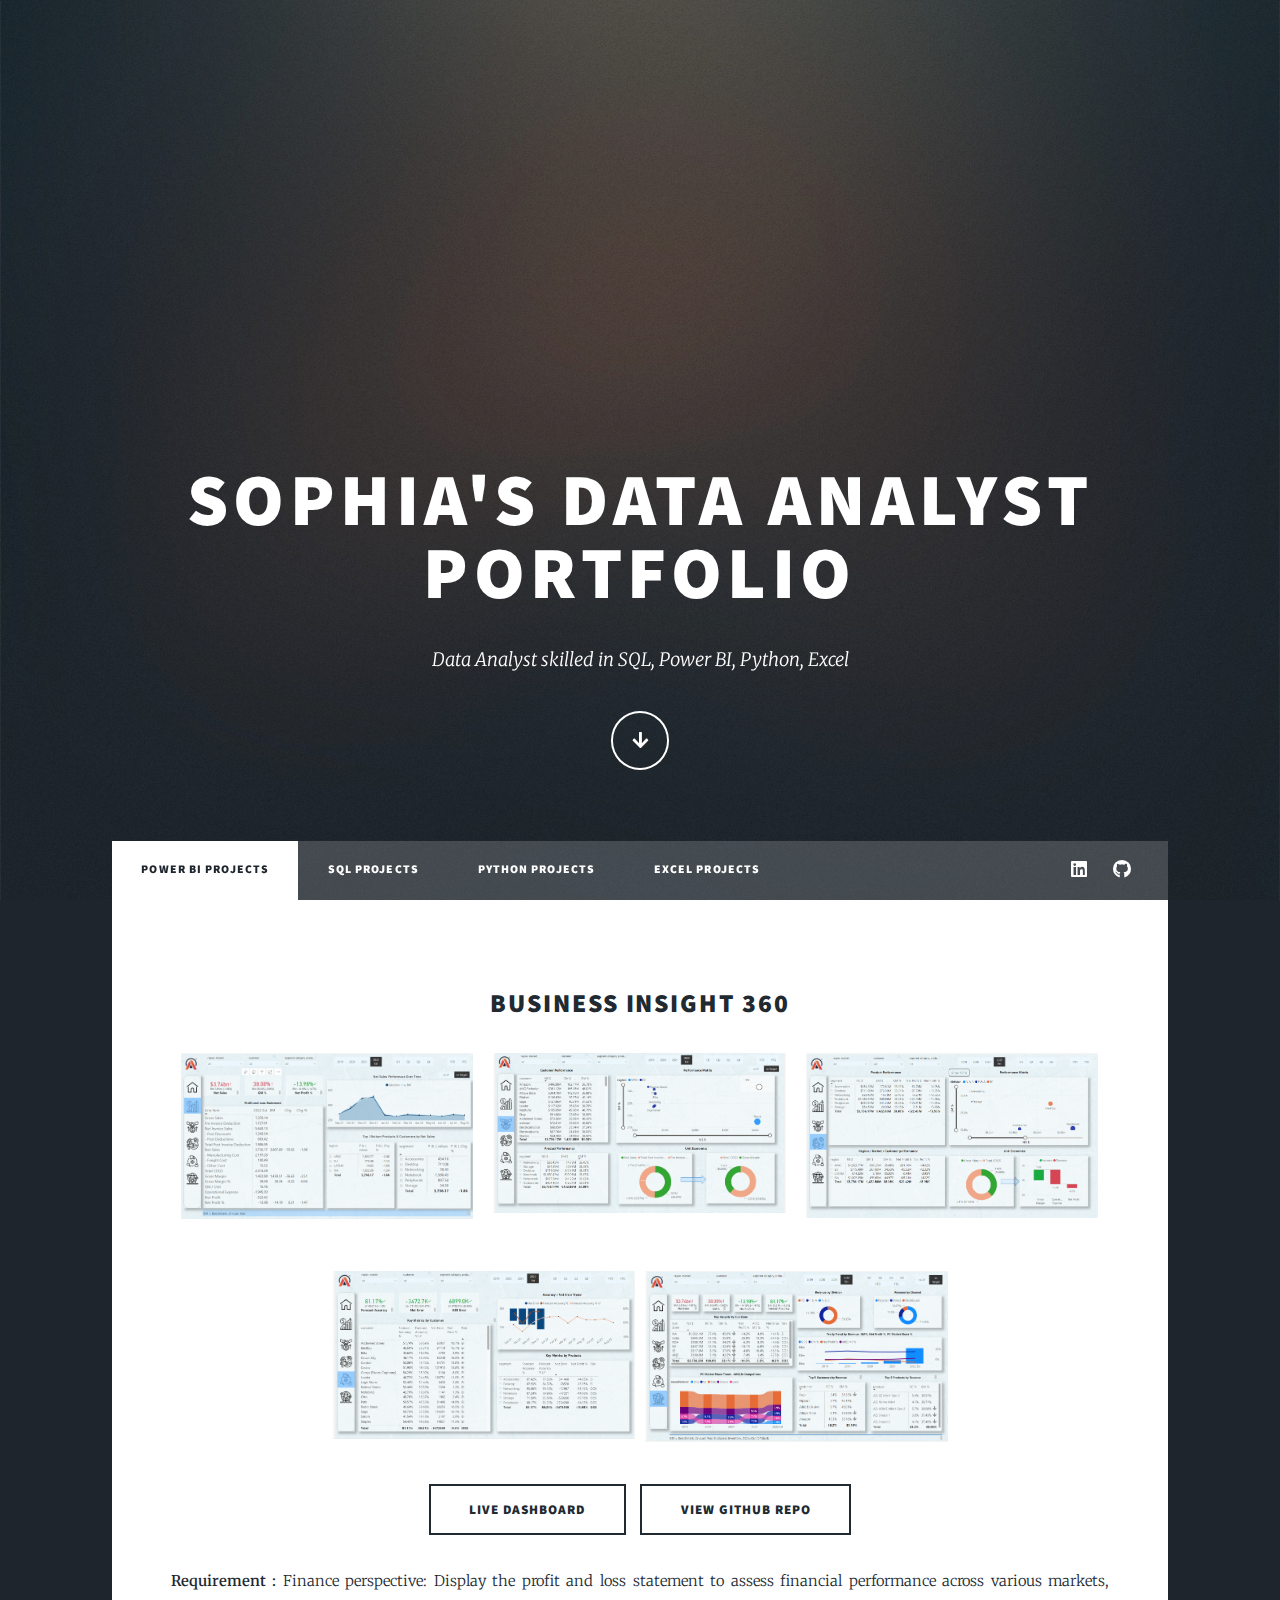
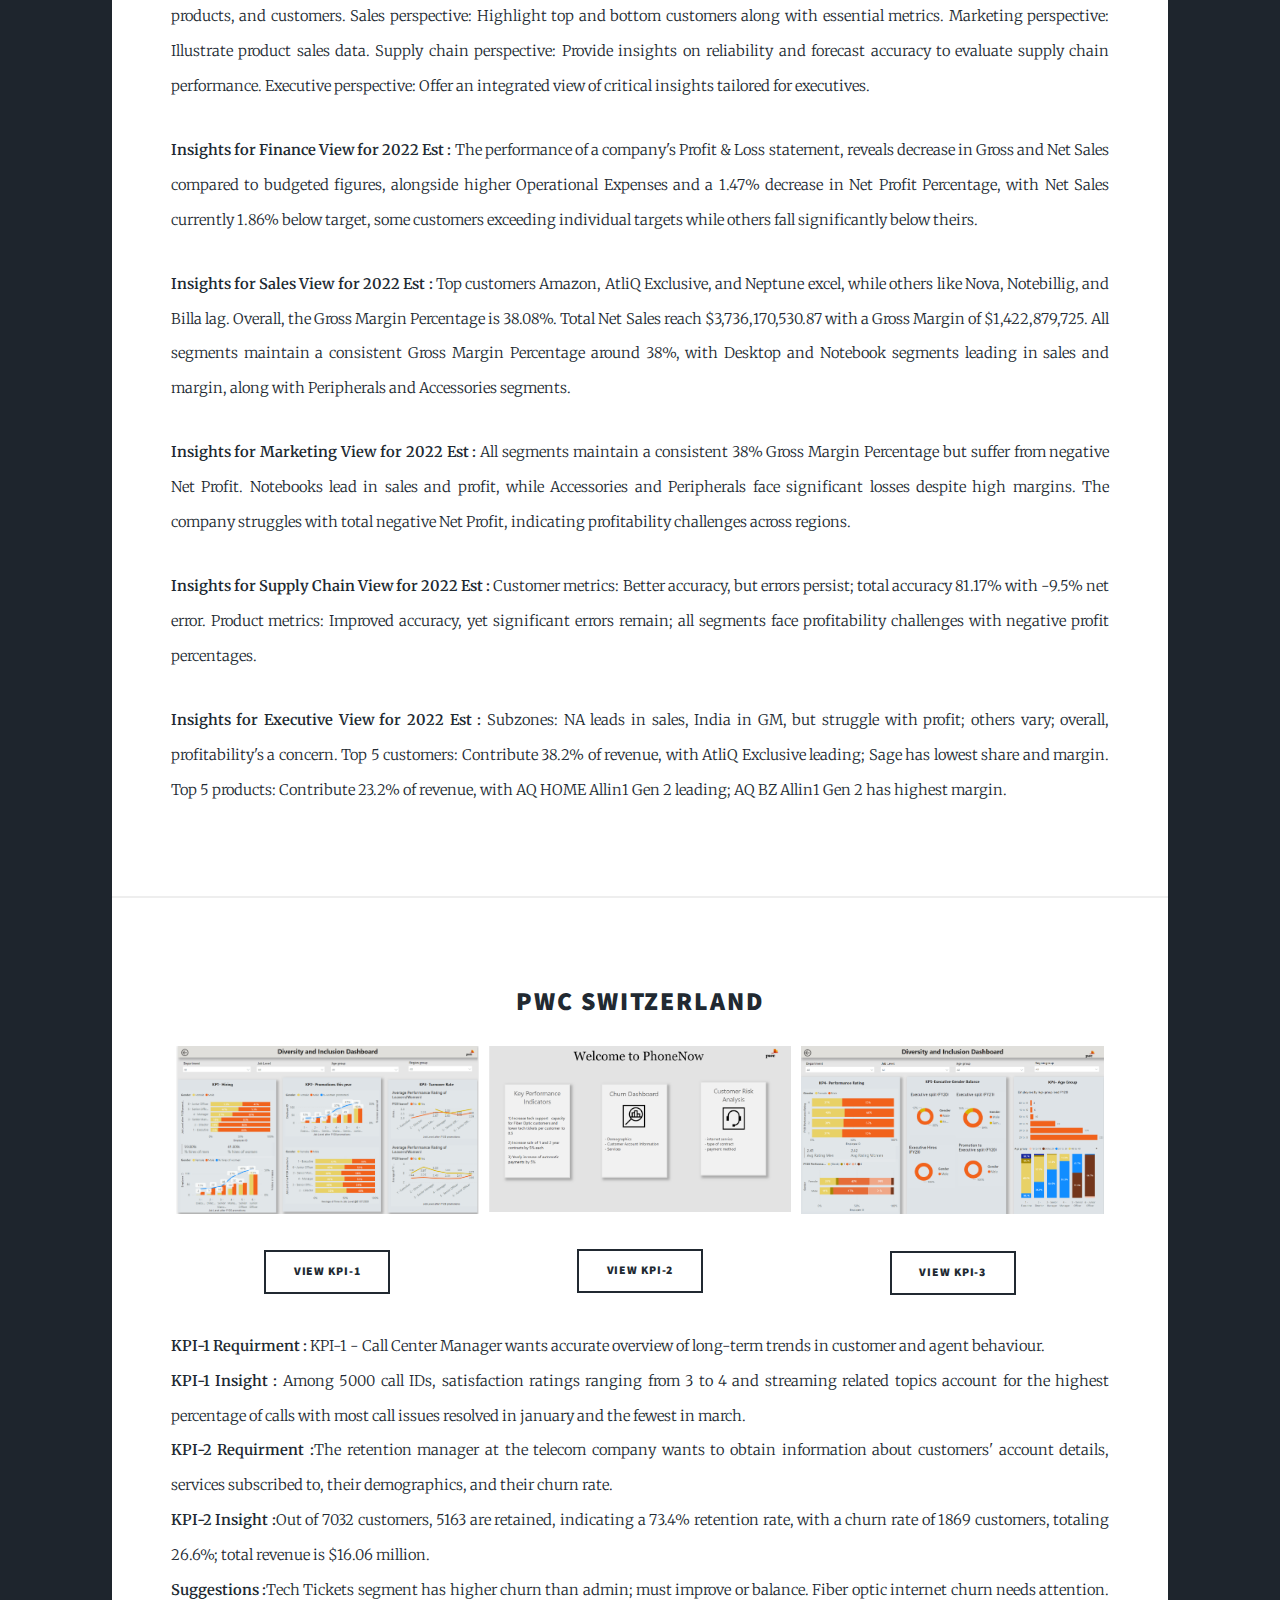
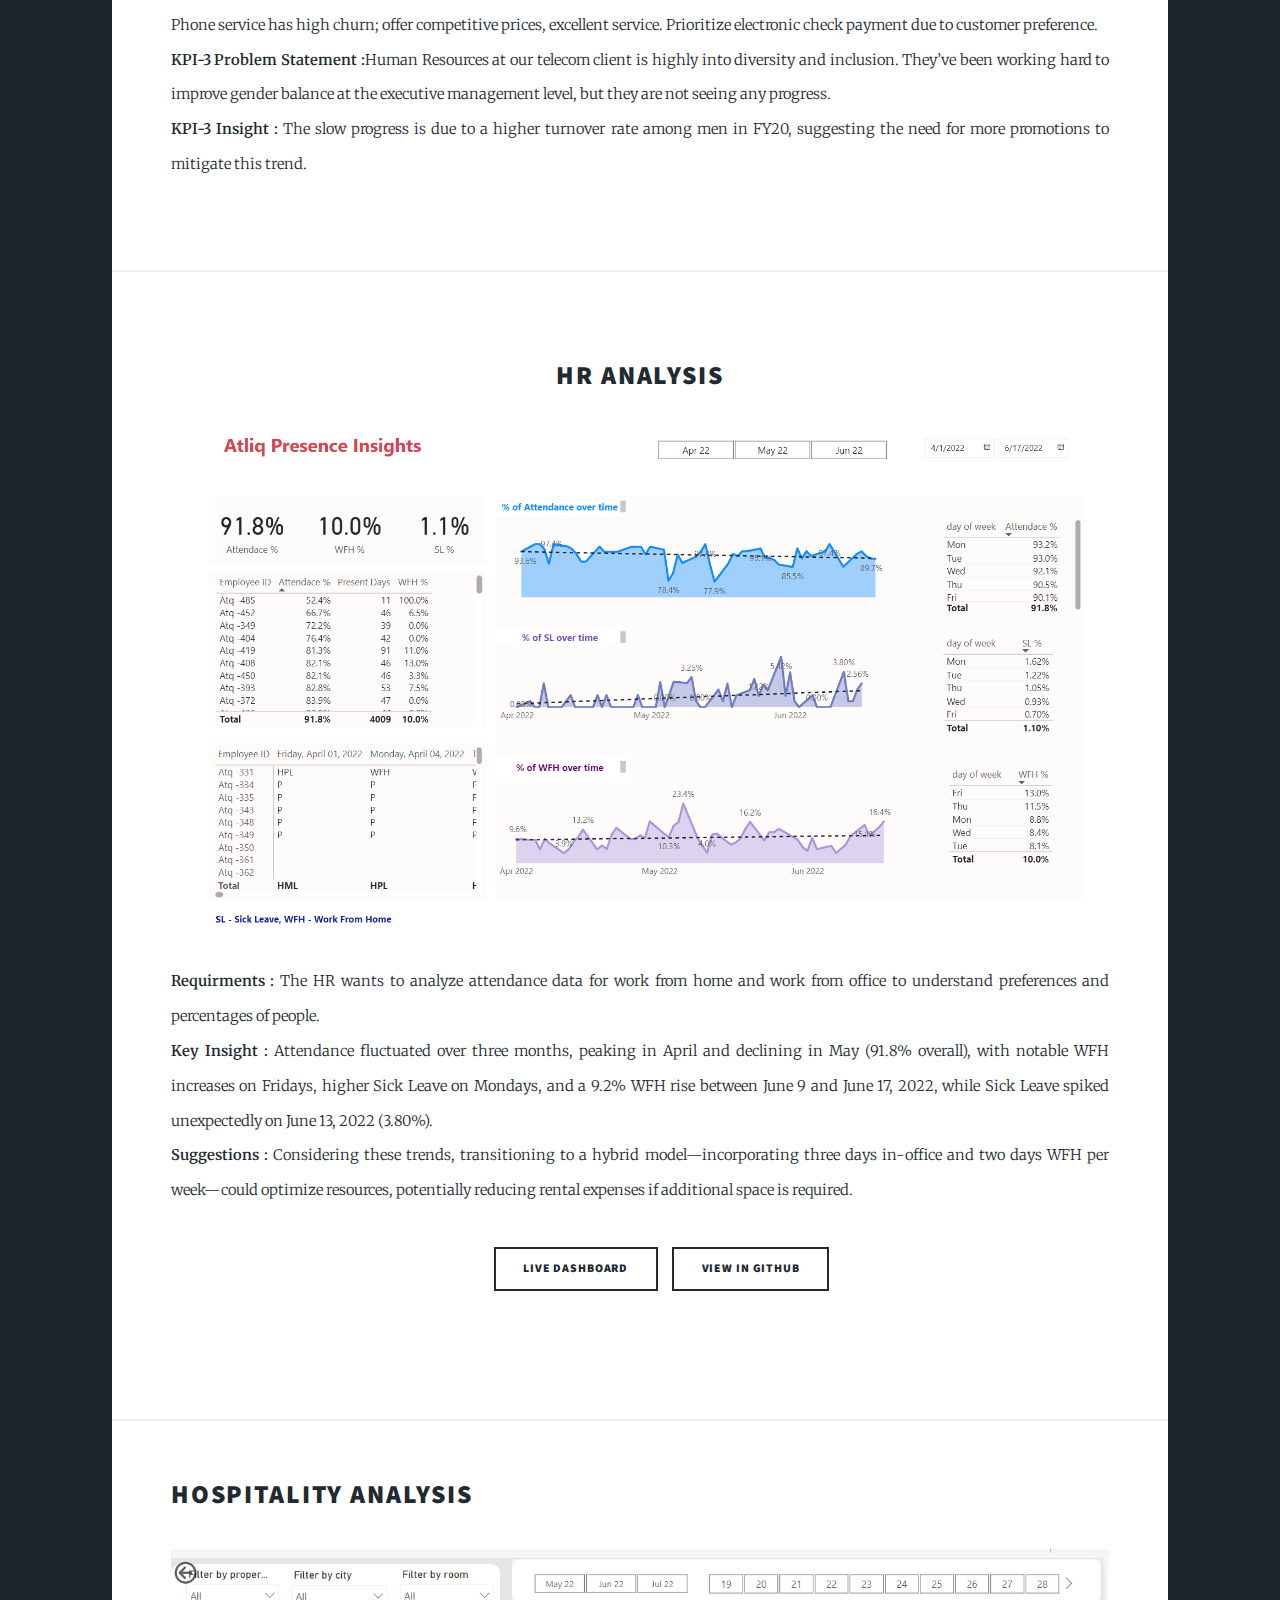
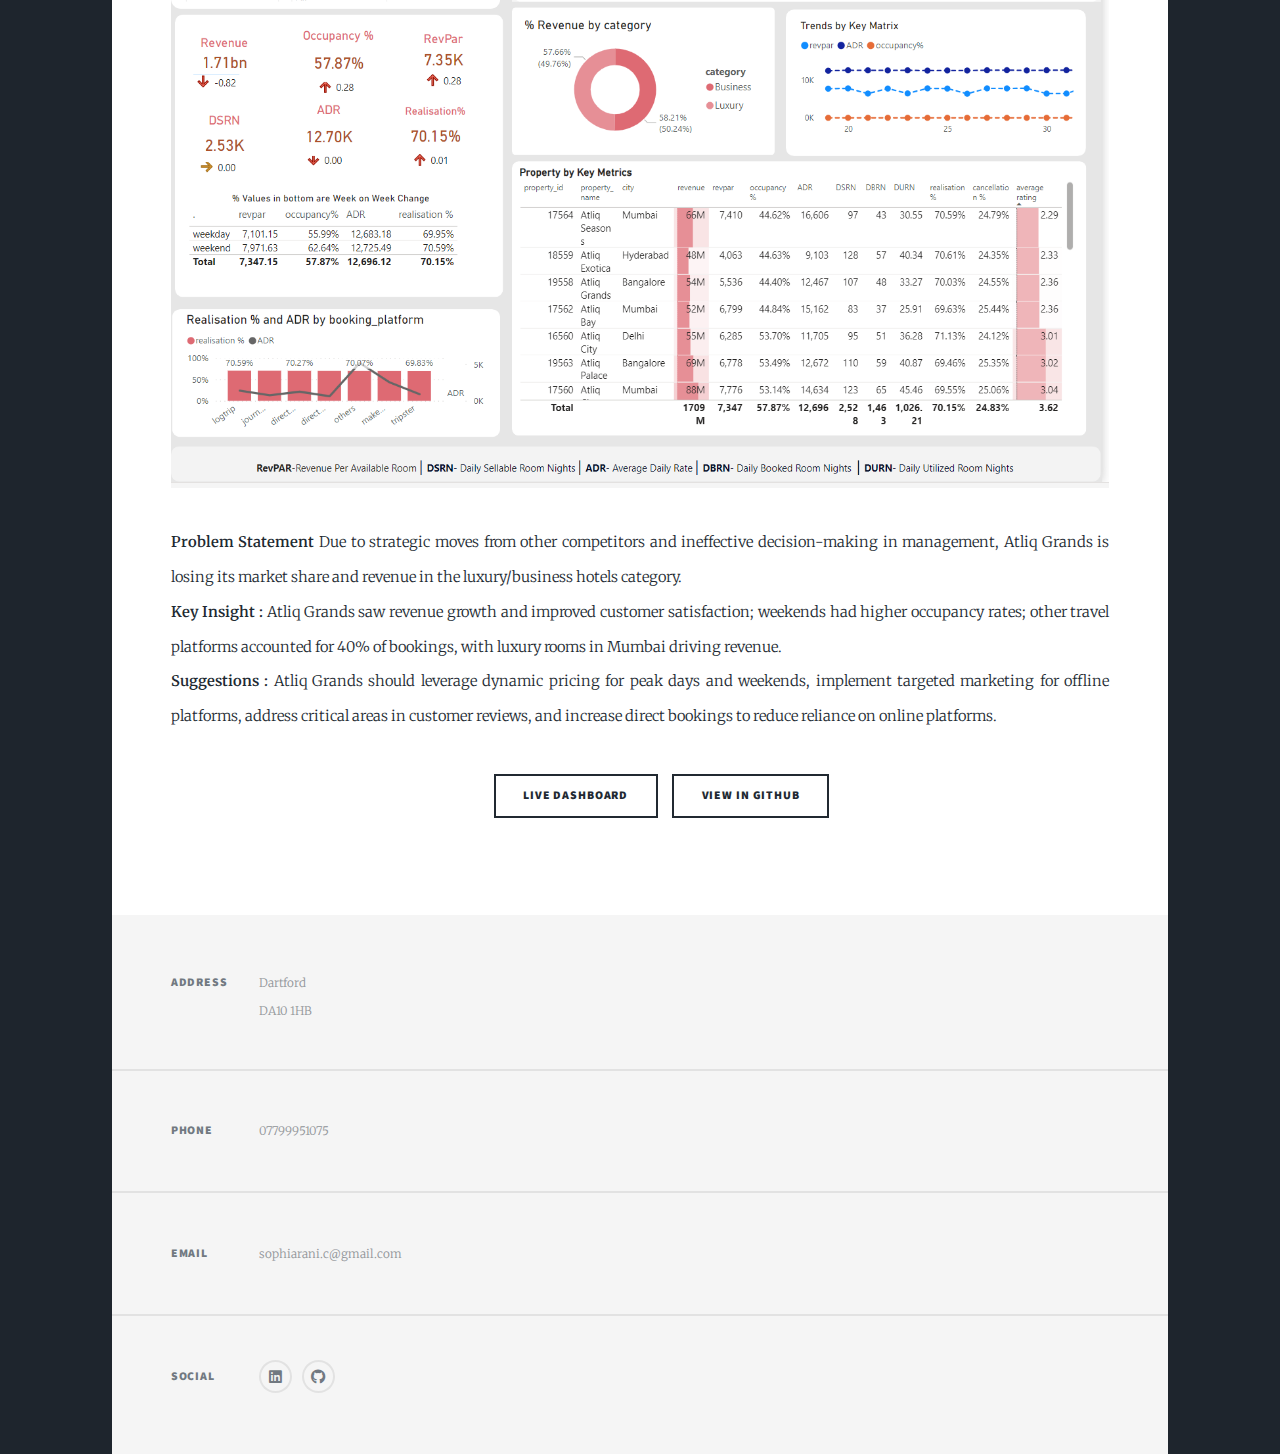
<file: index.html>
<!DOCTYPE HTML>
<!--
	Massively by HTML5 UP
	html5up.net | @ajlkn
	Free for personal and commercial use under the CCA 3.0 license (html5up.net/license)
-->
<html>
	<head>
		<title>Sophia's Data Analyst Portfolio</title>
		<meta charset="utf-8" />
		<meta name="viewport" content="width=device-width, initial-scale=1, user-scalable=no" />
		<link rel="stylesheet" href="assets/css/main.css" />
		<noscript><link rel="stylesheet" href="assets/css/noscript.css" /></noscript>
	</head>
	<body class="is-preload">

		<!-- Wrapper -->
			<div id="wrapper" class="fade-in">

				<!-- Intro -->
					<div id="intro">
						<h1>Sophia's Data Analyst Portfolio</h1>
						<p>Data Analyst skilled in SQL, Power BI, Python, Excel </p>
						<ul class="actions">
							<li><a href="#header" class="button icon solid solo fa-arrow-down scrolly">Continue</a></li>
						</ul>
					</div>

				<!-- Header -->
					<header id="header">
						<a href="index.html" class="logo">Crafting Stories with Data</a>
					</header>

				<!-- Nav -->
					<nav id="nav">
						<ul class="links">
							<li class="active"><a href="index.html">Power BI Projects</a></li>
							<li><a href="generic.html">SQL Projects</a></li>
							<li><a href="elements.html">Python Projects</a></li>
							<li><a href="excel.html">Excel Projects</a></li>
						</ul>
						<ul class="icons">
							<li><a href="https://www.linkedin.com/in/sophiarani-j-076b8b293/" class="icon brands fa-linkedin"><span class="label">linkedin</span></a></li>
							<li><a href="https://github.com/sophiarani-c" class="icon brands fa-github"><span class="label">GitHub</span></a></li>
						</ul>
					</nav>

				<!-- Main -->
					<div id="main">

						<!-- Featured Post -->
							<article class="post featured">
								<header>
									<h2><a href="https://app.powerbi.com/view?r=eyJrIjoiMWJhNjQyNDItZTYyNS00YzI3LWIyMjAtNjU3YTNmODg3MTM1IiwidCI6ImRkMWU1MzlmLWJkNDAtNGZkMC05OWM1LTgyN2NkNTRmYzY5NSJ9">Business Insight 360</a></h2>
									</header>
									<div style="display: flex; flex-wrap: wrap;">
										<div style="width: 33.3%; padding: 10px;">
										  <a href="https://app.powerbi.com/view?r=eyJrIjoiMWJhNjQyNDItZTYyNS00YzI3LWIyMjAtNjU3YTNmODg3MTM1IiwidCI6ImRkMWU1MzlmLWJkNDAtNGZkMC05OWM1LTgyN2NkNTRmYzY5NSJ9" class="image fit"><img src="images/FinanceView.png" alt="" /> </a>
										 </div>
										 
										<div style="width: 33.3%; padding: 10px;">
											<a href="https://app.powerbi.com/view?r=eyJrIjoiMWJhNjQyNDItZTYyNS00YzI3LWIyMjAtNjU3YTNmODg3MTM1IiwidCI6ImRkMWU1MzlmLWJkNDAtNGZkMC05OWM1LTgyN2NkNTRmYzY5NSJ9" class="image fit"><img src="images/SalesView.png" alt="" /> </a>
											
										</div>
										<div style="width: 33.3%; padding: 10px;">
											<a href="https://app.powerbi.com/view?r=eyJrIjoiMWJhNjQyNDItZTYyNS00YzI3LWIyMjAtNjU3YTNmODg3MTM1IiwidCI6ImRkMWU1MzlmLWJkNDAtNGZkMC05OWM1LTgyN2NkNTRmYzY5NSJ9" class="image fit"><img src="images/MarketingView.png" alt="" /> </a>
												
										</div>
										<!-- Add more image divs as needed -->
										<div style="display: flex; justify-content: center; width: 100%;">
										<div style="width: 33.3%; padding: 5px;">
											<a href="https://app.powerbi.com/view?r=eyJrIjoiMWJhNjQyNDItZTYyNS00YzI3LWIyMjAtNjU3YTNmODg3MTM1IiwidCI6ImRkMWU1MzlmLWJkNDAtNGZkMC05OWM1LTgyN2NkNTRmYzY5NSJ9" class="image fit"><img src="images/SupplyChainView.png" alt="" /> </a>
										
										</div>
										<div style="width: 33.3%; padding: 5px;">
											<a href="https://app.powerbi.com/view?r=eyJrIjoiMWJhNjQyNDItZTYyNS00YzI3LWIyMjAtNjU3YTNmODg3MTM1IiwidCI6ImRkMWU1MzlmLWJkNDAtNGZkMC05OWM1LTgyN2NkNTRmYzY5NSJ9" class="image fit"><img src="images/ExecutiveView.png" alt="" /> </a>
												
										</div>
									</div>
									  </div>
									<!-- <a href="https://app.powerbi.com/view?r=eyJrIjoiMDlmMmI2MzEtYjFjOS00ZTdiLWI1ODMtZTAyYjkzYWFmYTUyIiwidCI6ImQ1NjBjMTQ5LTE2YTItNGRlNi05MmNlLTg4OTMwYmFmNjM5OCJ9" class="image main"><img src="images/BusinessInsight360.png" alt="" /></a> -->
									<ul class="actions special">
										<li><a href="https://app.powerbi.com/view?r=eyJrIjoiMWJhNjQyNDItZTYyNS00YzI3LWIyMjAtNjU3YTNmODg3MTM1IiwidCI6ImRkMWU1MzlmLWJkNDAtNGZkMC05OWM1LTgyN2NkNTRmYzY5NSJ9" class="button large">Live Dashboard</a></li>
										<li><a href="https://github.com/sophiarani-c/Business_Insight_360.git" class="button large">View GitHub Repo</a></li>
									</ul>
								    <p><b>Requirement :</b>
									
										Finance perspective: Display the profit and loss statement to assess financial performance across various markets, products, and customers.
										Sales perspective: Highlight top and bottom customers along with essential metrics.
										Marketing perspective: Illustrate product sales data.
										Supply chain perspective: Provide insights on reliability and forecast accuracy to evaluate supply chain performance.
										Executive perspective: Offer an integrated view of critical insights tailored for executives.</p>
									</p>
									<p>
										<b> Insights for Finance View for 2022 Est :</b>	
										The performance of a company's Profit & Loss statement, reveals decrease in Gross and Net Sales compared to budgeted figures, alongside higher Operational Expenses and a 1.47% decrease in Net Profit Percentage, with Net Sales currently 1.86% below target, some customers exceeding individual targets while others fall significantly below theirs.
									</p>
								
									<p>
									<b> Insights for Sales View for 2022 Est :</b> Top customers Amazon, AtliQ Exclusive, and Neptune excel, while others like Nova, Notebillig, and Billa lag. Overall, the Gross Margin Percentage is 38.08%. Total Net Sales reach $3,736,170,530.87 with a Gross Margin of $1,422,879,725. All segments maintain a consistent Gross Margin Percentage around 38%, with Desktop and Notebook segments leading in sales and margin, along with Peripherals and Accessories segments.
								    </p>
								
									<p>
									<b> Insights for Marketing View for 2022 Est :</b> All segments maintain a consistent 38% Gross Margin Percentage but suffer from negative Net Profit. Notebooks lead in sales and profit, while Accessories and Peripherals face significant losses despite high margins. The company struggles with total negative Net Profit, indicating profitability challenges across regions.
									</p>
								
									<p>
									<b> Insights for Supply Chain View for 2022 Est :</b> Customer metrics: Better accuracy, but errors persist; total accuracy 81.17% with -9.5% net error.
										Product metrics: Improved accuracy, yet significant errors remain; all segments face profitability challenges with negative profit percentages.
									</p>
									
									<p>
									<b> Insights for Executive View for 2022 Est :</b> Subzones: NA leads in sales, India in GM, but struggle with profit; others vary; overall, profitability's a concern.
										Top 5 customers: Contribute 38.2% of revenue, with AtliQ Exclusive leading; Sage has lowest share and margin.
										Top 5 products: Contribute 23.2% of revenue, with AQ HOME Allin1 Gen 2 leading; AQ BZ Allin1 Gen 2 has highest margin.
									</p>
														
							</article>

						<!-- Posts -->
							<!-- <section class="posts"> -->
								<article class="post featured">
									<header>
										<h2><a href="https://app.powerbi.com/view?r=eyJrIjoiNDliMDQwNmEtZjgzNC00ODQyLWE0NDktMjczMjM4NGM0YjJmIiwidCI6ImRkMWU1MzlmLWJkNDAtNGZkMC05OWM1LTgyN2NkNTRmYzY5NSJ9">PwC Switzerland<br />
										</a></h2>
									</header>
									<div style="display: flex; flex-wrap: wrap;">
										<div style="width: 33.33%; padding: 5px;">
										  <a href="https://app.powerbi.com/view?r=eyJrIjoiNDliMDQwNmEtZjgzNC00ODQyLWE0NDktMjczMjM4NGM0YjJmIiwidCI6ImRkMWU1MzlmLWJkNDAtNGZkMC05OWM1LTgyN2NkNTRmYzY5NSJ9" class="image fit"><img src="images/PWC-2.png" alt="" /> </a>
										  <ul class="actions special">
											<li><a href="https://app.powerbi.com/view?r=eyJrIjoiNDliMDQwNmEtZjgzNC00ODQyLWE0NDktMjczMjM4NGM0YjJmIiwidCI6ImRkMWU1MzlmLWJkNDAtNGZkMC05OWM1LTgyN2NkNTRmYzY5NSJ9" class="button">View KPI-1</a></li>
										  </ul>
										</div>
										<div style="width: 33.33%; padding: 5px;">
											<a href="https://app.powerbi.com/view?r=eyJrIjoiZTgzZGNiZTAtNzg1Yy00ZGY0LTkyNDEtM2ZiMmZlYWJhMmY5IiwidCI6ImRkMWU1MzlmLWJkNDAtNGZkMC05OWM1LTgyN2NkNTRmYzY5NSJ9" class="image fit"><img src="images/pwc-kpi2.png" alt="" /> </a>
											<ul class="actions special">
												<li><a href="https://app.powerbi.com/view?r=eyJrIjoiZTgzZGNiZTAtNzg1Yy00ZGY0LTkyNDEtM2ZiMmZlYWJhMmY5IiwidCI6ImRkMWU1MzlmLWJkNDAtNGZkMC05OWM1LTgyN2NkNTRmYzY5NSJ9" class="button">View KPI-2</a></li>
											</ul>
										</div>
										<div style="width: 33.33%; padding: 5px;">
											<a href="https://app.powerbi.com/view?r=eyJrIjoiMDI3MjQ1NmItZDVmMi00ZjQzLTg4NDEtYTg1YTQxN2M4OGRiIiwidCI6ImRkMWU1MzlmLWJkNDAtNGZkMC05OWM1LTgyN2NkNTRmYzY5NSJ9" class="image fit"><img src="images/pwc-kpi3.png" alt="" /> </a>
											<ul class="actions special">
												<li><a href="https://app.powerbi.com/view?r=eyJrIjoiMDI3MjQ1NmItZDVmMi00ZjQzLTg4NDEtYTg1YTQxN2M4OGRiIiwidCI6ImRkMWU1MzlmLWJkNDAtNGZkMC05OWM1LTgyN2NkNTRmYzY5NSJ9" class="button">View KPI-3</a></li>
											</ul>	
										</div>
										<!-- Add more image divs as needed -->
									  </div>
									  
									
									<!-- <ul class="actions special">
										<li><a href="https://app.powerbi.com/view?r=eyJrIjoiNDAxY2I4YWYtOTRiYS00ZGQzLWFjYTAtN2Q4NDFhZDY1MTdjIiwidCI6ImQ1NjBjMTQ5LTE2YTItNGRlNi05MmNlLTg4OTMwYmFmNjM5OCJ9" class="button">View KPI-1</a></li>
									    <li><a href="https://app.powerbi.com/view?r=eyJrIjoiOGU2MzBiMGUtYWIxZC00NmI3LWJiMTgtNGRmMWVjM2E1YjkwIiwidCI6ImQ1NjBjMTQ5LTE2YTItNGRlNi05MmNlLTg4OTMwYmFmNjM5OCJ9" class="button">View KPI-2</a></li>
										<li><a href="https://app.powerbi.com/view?r=eyJrIjoiMzY0OTY0ZTItNmNmZC00NjUyLWIyOTEtYzdjZTQ3MzlhMTVhIiwidCI6ImQ1NjBjMTQ5LTE2YTItNGRlNi05MmNlLTg4OTMwYmFmNjM5OCJ9" class="button">View KPI-3</a></li>
									</ul> -->
									<p><b>KPI-1 Requirment :</b> KPI-1 - Call Center Manager wants accurate overview of long-term trends in customer and agent behaviour.
									</br>
									<b> KPI-1 Insight :</b> Among 5000 call IDs, satisfaction ratings ranging from 3 to 4 and streaming related topics account for the highest percentage of calls with most call issues resolved in january and the fewest in march.
									</br>  
									<b>KPI-2 Requirment :</b>The retention manager at the telecom company wants to obtain information about customers' account details, services subscribed to, their demographics, and their churn rate.
									</br>  
									<b>  KPI-2 Insight :</b>Out of 7032 customers, 5163 are retained, indicating a 73.4% retention rate, with a churn rate of 1869 customers, totaling 26.6%; total revenue is $16.06 million.
									</br> 
									<b>  Suggestions :</b>Tech Tickets segment has higher churn than admin; must improve or balance. Fiber optic internet churn needs attention. Phone service has high churn; offer competitive prices, excellent service. Prioritize electronic check payment due to customer preference.   
									</br>   
									<b>KPI-3 Problem Statement :</b>Human Resources at our telecom client is highly into diversity and inclusion. They’ve been working hard to improve gender balance at the executive management level, but they are not seeing any progress. 
									</br>  
									<b>  KPI-3 Insight : </b>The slow progress is due to a higher turnover rate among men in FY20, suggesting the need for more promotions to mitigate this trend.
									</p>					
								</article>
								<article class="post featured">
									<header>
										<h2><a href="#">HR Analysis<br /></a></h2>
									</header>
									<a href="https://app.powerbi.com/view?r=eyJrIjoiZTU4OGUzZjYtNzRkMC00MzYwLThiMTEtNjMzZWJhZjBhYjQ2IiwidCI6ImRkMWU1MzlmLWJkNDAtNGZkMC05OWM1LTgyN2NkNTRmYzY5NSJ9" class="image fit">
										<img src="images/HR-Analytics1.png" alt="" />
									</a>
									<p>
									<b>Requirments :</b> The HR wants to analyze attendance data for work from home and work from office to understand preferences and percentages of people.
									<br>
									<b>Key Insight : </b> Attendance fluctuated over three months, peaking in April and declining in May (91.8% overall), with notable WFH increases on Fridays, higher Sick Leave on Mondays, and a 9.2% WFH rise between June 9 and June 17, 2022, while Sick Leave spiked unexpectedly on June 13, 2022 (3.80%).	
									<br>
									<b>  Suggestions :</b> Considering these trends, transitioning to a hybrid model—incorporating three days in-office and two days WFH per week—could optimize resources, potentially reducing rental expenses if additional space is required.

									<div style="display: flex; justify-content: center; width: 100%;">
										<div style="width: 33.33%; padding: 10px;">
										<ul class="actions sql">
											<li><a href="https://app.powerbi.com/view?r=eyJrIjoiZTU4OGUzZjYtNzRkMC00MzYwLThiMTEtNjMzZWJhZjBhYjQ2IiwidCI6ImRkMWU1MzlmLWJkNDAtNGZkMC05OWM1LTgyN2NkNTRmYzY5NSJ9" class="button">Live Dashboard</a></li>
											<li><a href="https://github.com/sophiarani-c/HR-Analytics" class="button">View in GitHub</a></li>
									
										</div>
									</div>						
									</ul>						
								</p>
								</article>
								
								<article>
									<header>
										<h2><a href="#">Hospitality Analysis<br /></a></h2>
									</header>
									<a href="https://app.powerbi.com/view?r=eyJrIjoiMGQ1ZGIyMGQtMDA3Zi00OTU0LWEyYjctYjJiZTk2OTQ0MTQ2IiwidCI6ImRkMWU1MzlmLWJkNDAtNGZkMC05OWM1LTgyN2NkNTRmYzY5NSJ9" class="image fit">
										<img src="images/HospitalityAnalysis-BI.png" alt="" />
									</a>
									<p><b> Problem Statement </b> Due to strategic moves from other competitors and ineffective decision-making in management, Atliq Grands is losing its market share and revenue in the luxury/business hotels category.
									<br>	
									<b>Key Insight : </b> Atliq Grands saw revenue growth and improved customer satisfaction; weekends had higher occupancy rates; other travel platforms accounted for 40% of bookings, with luxury rooms in Mumbai driving revenue.	
									<br>
									<b>  Suggestions :</b> Atliq Grands should leverage dynamic pricing for peak days and weekends, implement targeted marketing for offline platforms, address critical areas in customer reviews, and increase direct bookings to reduce reliance on online platforms.						
									<div style="display: flex; justify-content: center; width: 100%;">
										<div style="width: 33.33%; padding: 10px;">		
									<ul class="actions sql">
										<li><a href="https://app.powerbi.com/view?r=eyJrIjoiMGQ1ZGIyMGQtMDA3Zi00OTU0LWEyYjctYjJiZTk2OTQ0MTQ2IiwidCI6ImRkMWU1MzlmLWJkNDAtNGZkMC05OWM1LTgyN2NkNTRmYzY5NSJ9" class="button">Live Dashboard</a></li>
										<li><a href="https://github.com/sophiarani-c/Hospitality-Analysis.git" class="button">View in GitHub</a></li>
										
										
									</ul>
									</div>
									</div>
								</p>
								</article>
							<!-- </section> -->

						
					</div>

				<!-- Footer -->
					<footer id="footer">
						<section class="split contact">
							<section class="alt">
								<h3>Address</h3>
								<p>Dartford <br />
								DA10 1HB</p>
							</section>
							<section>
								<h3>Phone</h3>
								<p>07799951075</p>
							</section>
							<section>
								<h3>Email</h3>
								<p>sophiarani.c@gmail.com</p>
							</section>
							<section>
								<h3>Social</h3>
								<ul class="icons alt">
									<li><a href="https://www.linkedin.com/in/sophiarani-j-076b8b293/" class="icon brands fa-linkedin"><span class="label">linkedin</span></a></li>
							<li><a href="https://github.com/sophiarani-c" class="icon brands fa-github"><span class="label">GitHub</span></a></li>
								</ul>
							</section>
						</section>
					</footer>

				
			</div>

		<!-- Scripts -->
			<script src="assets/js/jquery.min.js"></script>
			<script src="assets/js/jquery.scrollex.min.js"></script>
			<script src="assets/js/jquery.scrolly.min.js"></script>
			<script src="assets/js/browser.min.js"></script>
			<script src="assets/js/breakpoints.min.js"></script>
			<script src="assets/js/util.js"></script>
			<script src="assets/js/main.js"></script>

	</body>
</html>
</file>
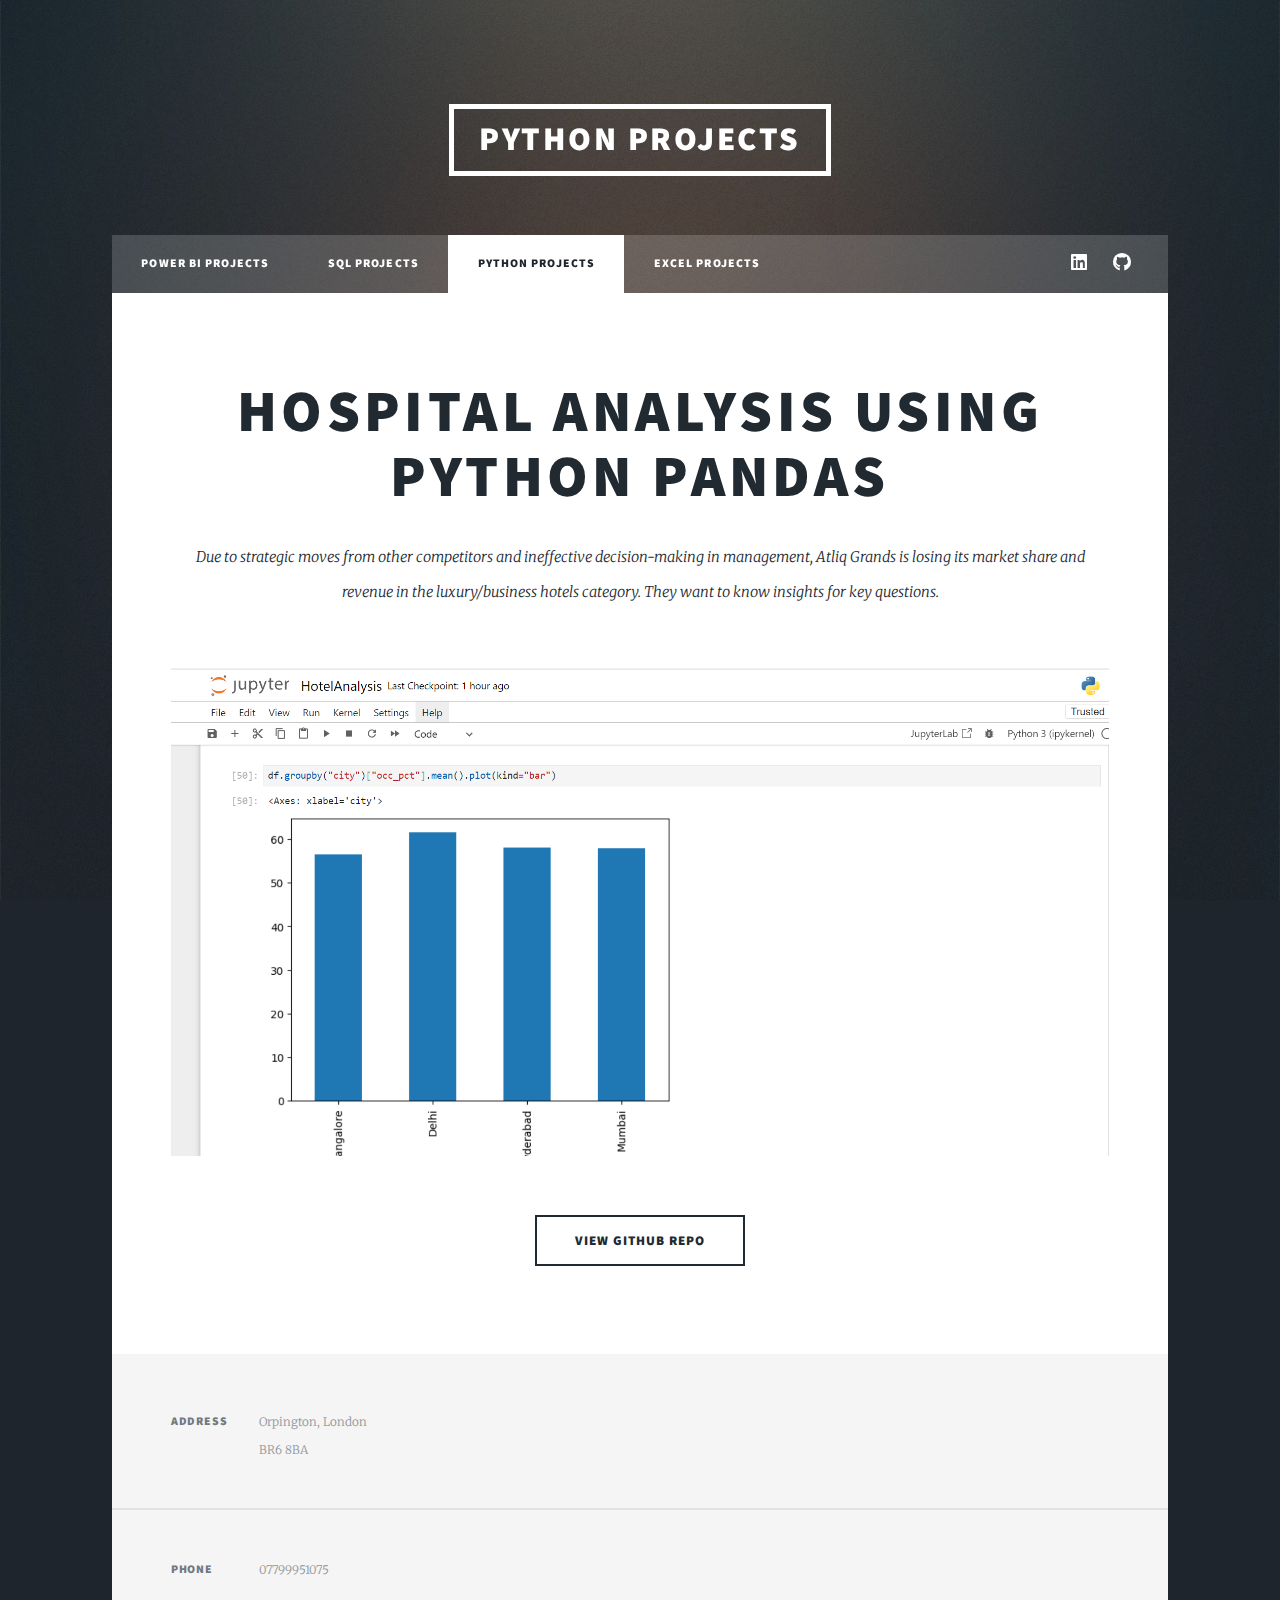
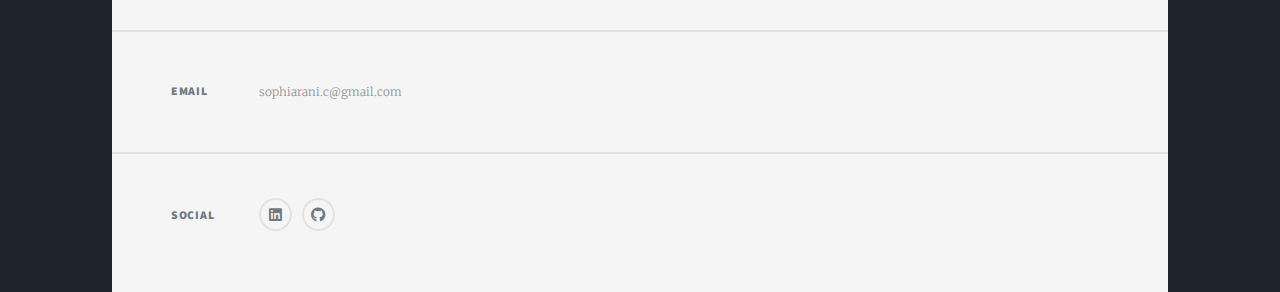
<file: elements.html>
<!DOCTYPE HTML>
<!--
	Massively by HTML5 UP
	html5up.net | @ajlkn
	Free for personal and commercial use under the CCA 3.0 license (html5up.net/license)
-->
<html>
	<head>
		<title>Python Projects</title>
		<meta charset="utf-8" />
		<meta name="viewport" content="width=device-width, initial-scale=1, user-scalable=no" />
		<link rel="stylesheet" href="assets/css/main.css" />
		<noscript><link rel="stylesheet" href="assets/css/noscript.css" /></noscript>
	</head>
	<!-- Google tag (gtag.js) -->
<script async src="https://www.googletagmanager.com/gtag/js?id=G-3PFJ18HD5R"></script>
<script>
  window.dataLayer = window.dataLayer || [];
  function gtag(){dataLayer.push(arguments);}
  gtag('js', new Date());

  gtag('config', 'G-3PFJ18HD5R');
</script>
	<body class="is-preload">

				
		<!-- Wrapper -->
		<div id="wrapper">

			<!-- Header -->
			<header id="header">
				<a href="index.html" class="logo">Python Projects</a>
			</header>


				<!-- Nav -->
					<nav id="nav">
						<ul class="links">
							<li ><a href="index.html">Power BI Projects</a></li>
							<li><a href="generic.html">SQL Projects</a></li>
							<li class="active"><a href="elements.html">Python Projects</a></li>
							<li><a href="excel.html">Excel Projects</a></li>
						</ul>
						<ul class="icons">
							<li><a href="https://www.linkedin.com/in/sophiarani-j-076b8b293/" class="icon brands fa-linkedin"><span class="label">linkedin</span></a></li>
							<li><a href="https://github.com/sophiarani-c" class="icon brands fa-github"><span class="label">GitHub</span></a></li>
						</ul>
					</nav>

				<!-- Main -->
					<div id="main">

						<!-- Featured Post -->
							<article class="post featured">
								<header class="major">
									<h2><a href="">Hospital Analysis using Python Pandas</a></h2>
									<p> Due to strategic moves from other competitors and ineffective decision-making in management, Atliq Grands is losing its market share and revenue in the luxury/business hotels category. They want to know insights for key questions.</br></p>
								</header>
								<a href="https://github.com/sophiarani-c/Hotel-Analysis-with-Python.git" class="image main"><img src="images/HospitalityAnalysis.png" alt="" /></a>
								<ul class="actions special">
									
									<li><a href="https://github.com/sophiarani-c/Hotel-Analysis-with-Python.git" class="button large">View GitHub Repo</a></li>
								</ul>
							</article>

					
						
					</div>

				<!-- Footer -->
					<footer id="footer">
						<section class="split contact">
							<section class="alt">
								<h3>Address</h3>
								<p>Orpington, London <br />
								BR6 8BA</p>
							</section>
							<section>
								<h3>Phone</h3>
								<p>07799951075</p>
							</section>
							<section>
								<h3>Email</h3>
								<p>sophiarani.c@gmail.com</p>
							</section>
							<section>
								<h3>Social</h3>
								<ul class="icons alt">
									<li><a href="https://www.linkedin.com/in/sophiarani-j-076b8b293/" class="icon brands fa-linkedin"><span class="label">linkedin</span></a></li>
							<li><a href="https://github.com/sophiarani-c" class="icon brands fa-github"><span class="label">GitHub</span></a></li>
								</ul>
							</section>
						</section>
					</footer>

				
			</div>

		<!-- Scripts -->
			<script src="assets/js/jquery.min.js"></script>
			<script src="assets/js/jquery.scrollex.min.js"></script>
			<script src="assets/js/jquery.scrolly.min.js"></script>
			<script src="assets/js/browser.min.js"></script>
			<script src="assets/js/breakpoints.min.js"></script>
			<script src="assets/js/util.js"></script>
			<script src="assets/js/main.js"></script>

	</body>
</html>
</file>
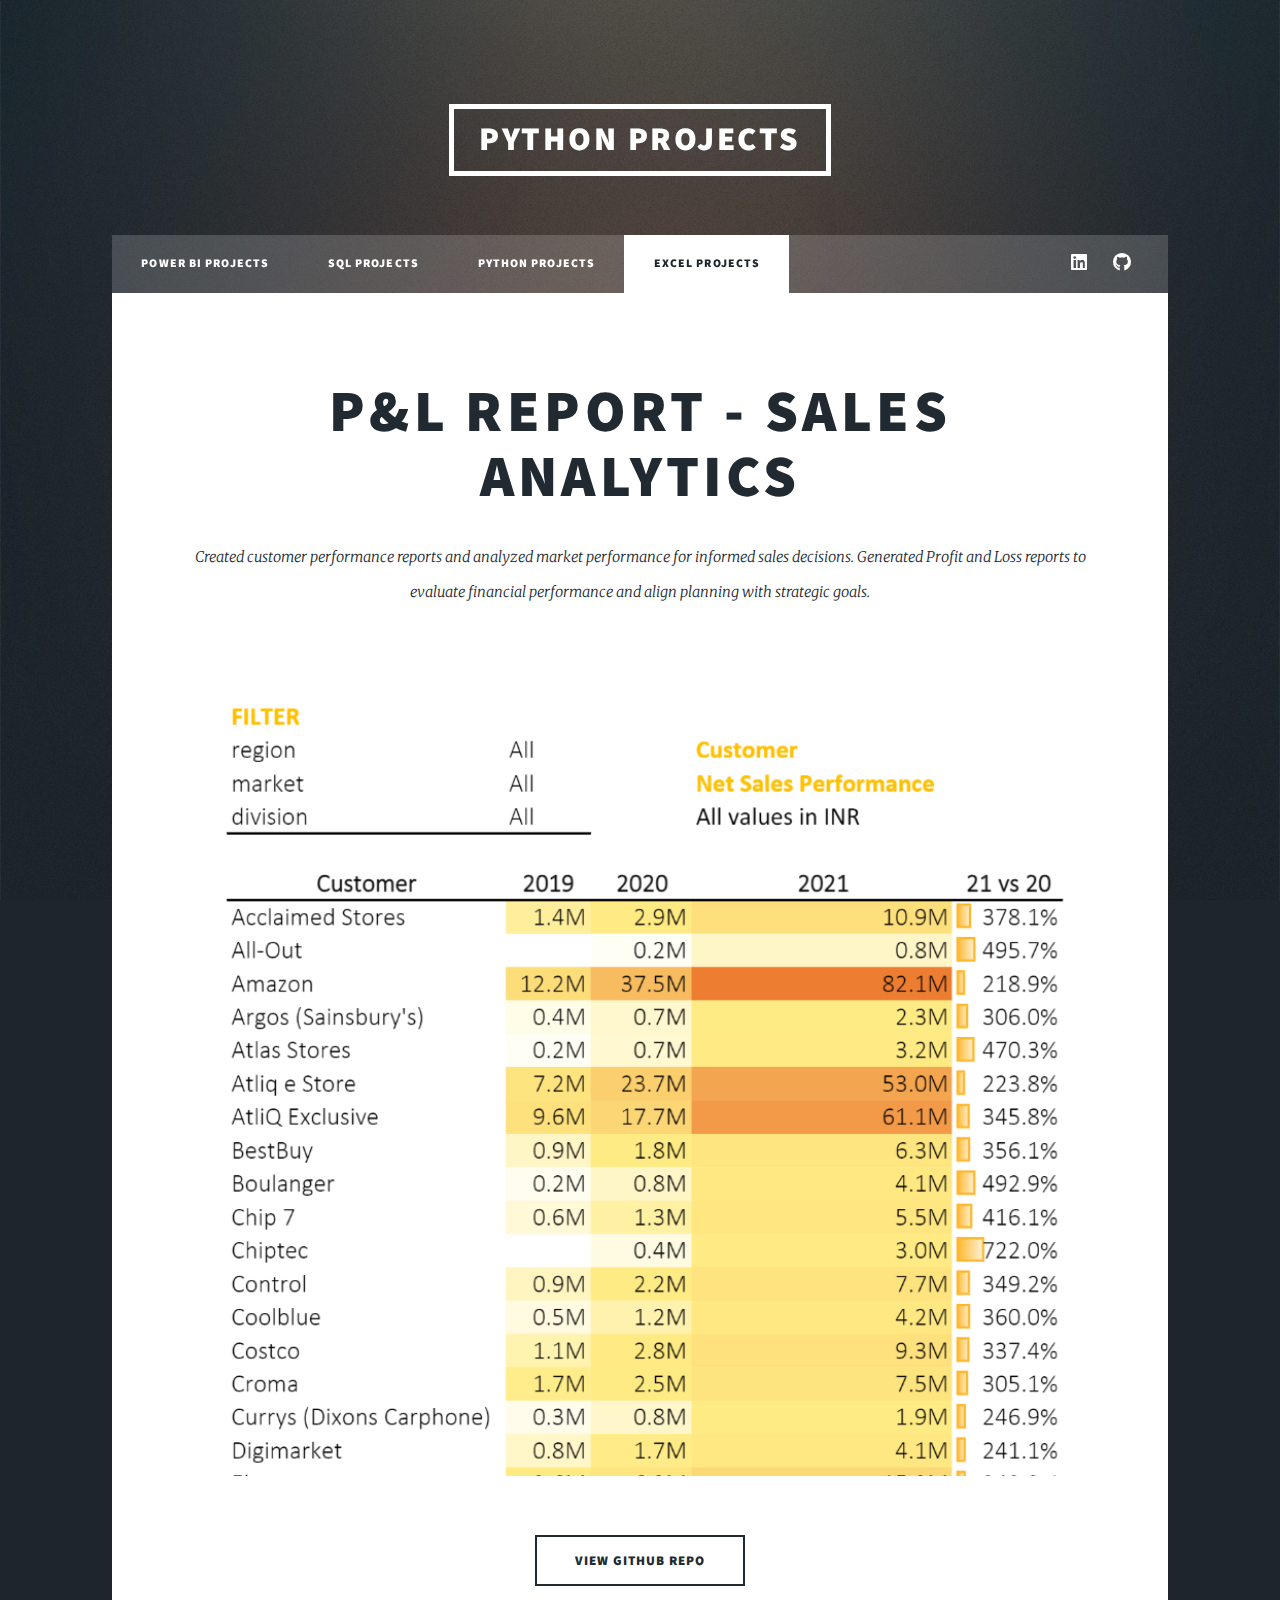
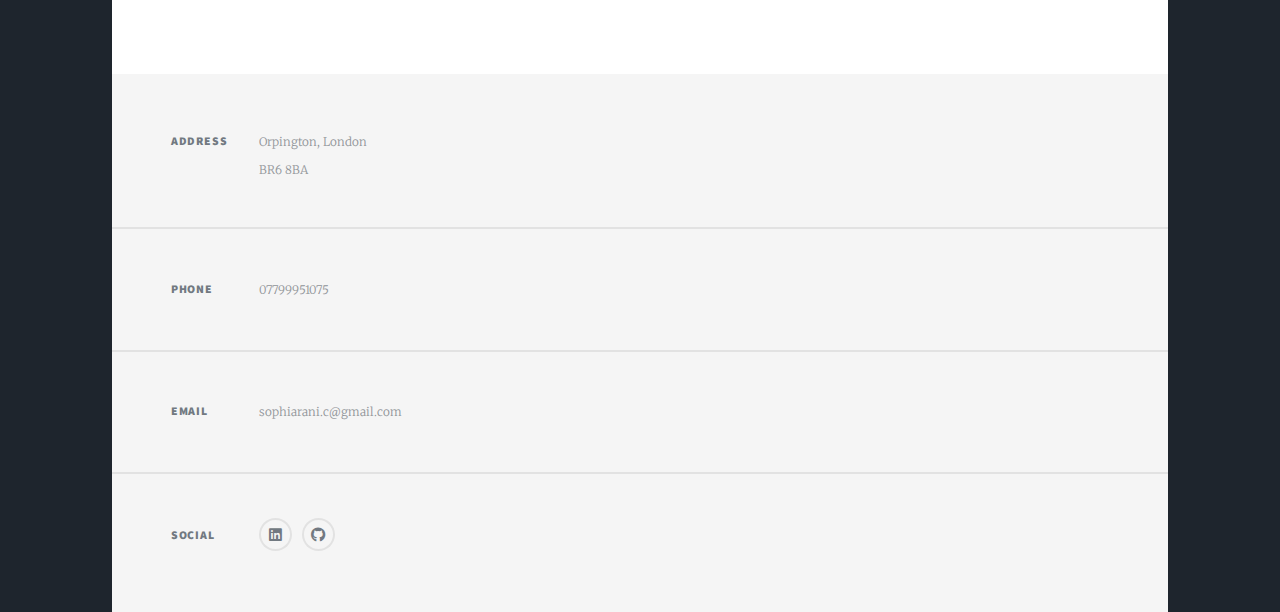
<file: excel.html>
<!DOCTYPE HTML>
<!--
	Massively by HTML5 UP
	html5up.net | @ajlkn
	Free for personal and commercial use under the CCA 3.0 license (html5up.net/license)
-->
<html>
	<head>
		<title>Python Projects</title>
		<meta charset="utf-8" />
		<meta name="viewport" content="width=device-width, initial-scale=1, user-scalable=no" />
		<link rel="stylesheet" href="assets/css/main.css" />
		<noscript><link rel="stylesheet" href="assets/css/noscript.css" /></noscript>
	</head>
	<!-- Google tag (gtag.js) -->
<script async src="https://www.googletagmanager.com/gtag/js?id=G-3PFJ18HD5R"></script>
<script>
  window.dataLayer = window.dataLayer || [];
  function gtag(){dataLayer.push(arguments);}
  gtag('js', new Date());

  gtag('config', 'G-3PFJ18HD5R');
</script>
	<body class="is-preload">

				
		<!-- Wrapper -->
		<div id="wrapper">

			<!-- Header -->
			<header id="header">
				<a href="index.html" class="logo">Python Projects</a>
			</header>


				<!-- Nav -->
					<nav id="nav">
						<ul class="links">
							<li ><a href="index.html">Power BI Projects</a></li>
							<li><a href="generic.html">SQL Projects</a></li>
							<li><a href="elements.html">Python Projects</a></li>
							<li class="active"><a href="excel.html">Excel Projects</a></li>
						</ul>
						<ul class="icons">
							<li><a href="https://www.linkedin.com/in/sophiarani-j-076b8b293/" class="icon brands fa-linkedin"><span class="label">linkedin</span></a></li>
							<li><a href="https://github.com/sophiarani-c" class="icon brands fa-github"><span class="label">GitHub</span></a></li>
						</ul>
					</nav>

				<!-- Main -->
					<div id="main">

						<!-- Featured Post -->
							<article class="post featured">
								<header class="major">
									<h2><a href="">P&L Report - Sales Analytics</a></h2>
									<p> Created customer performance reports and analyzed market performance for informed sales decisions. Generated Profit and Loss reports to evaluate financial performance and align planning with strategic goals.</br></p>
								</header>
								<a href="https://github.com/sophiarani-c/Excel-Sales-Analytics.git" class="image main"><img src="images/P&L report.png" alt="" /></a>
								<ul class="actions special">
									
									<li><a href="https://github.com/sophiarani-c/Excel-Sales-Analytics.git" class="button large">View GitHub Repo</a></li>
								</ul>
							</article>

					
						
					</div>

				<!-- Footer -->
					<footer id="footer">
						<section class="split contact">
							<section class="alt">
								<h3>Address</h3>
								<p>Orpington, London <br />
								BR6 8BA</p>
							</section>
							<section>
								<h3>Phone</h3>
								<p>07799951075</p>
							</section>
							<section>
								<h3>Email</h3>
								<p>sophiarani.c@gmail.com</p>
							</section>
							<section>
								<h3>Social</h3>
								<ul class="icons alt">
									<li><a href="https://www.linkedin.com/in/sophiarani-j-076b8b293/" class="icon brands fa-linkedin"><span class="label">linkedin</span></a></li>
							<li><a href="https://github.com/sophiarani-c" class="icon brands fa-github"><span class="label">GitHub</span></a></li>
								</ul>
							</section>
						</section>
					</footer>

				
			</div>

		<!-- Scripts -->
			<script src="assets/js/jquery.min.js"></script>
			<script src="assets/js/jquery.scrollex.min.js"></script>
			<script src="assets/js/jquery.scrolly.min.js"></script>
			<script src="assets/js/browser.min.js"></script>
			<script src="assets/js/breakpoints.min.js"></script>
			<script src="assets/js/util.js"></script>
			<script src="assets/js/main.js"></script>

	</body>
</html>
</file>
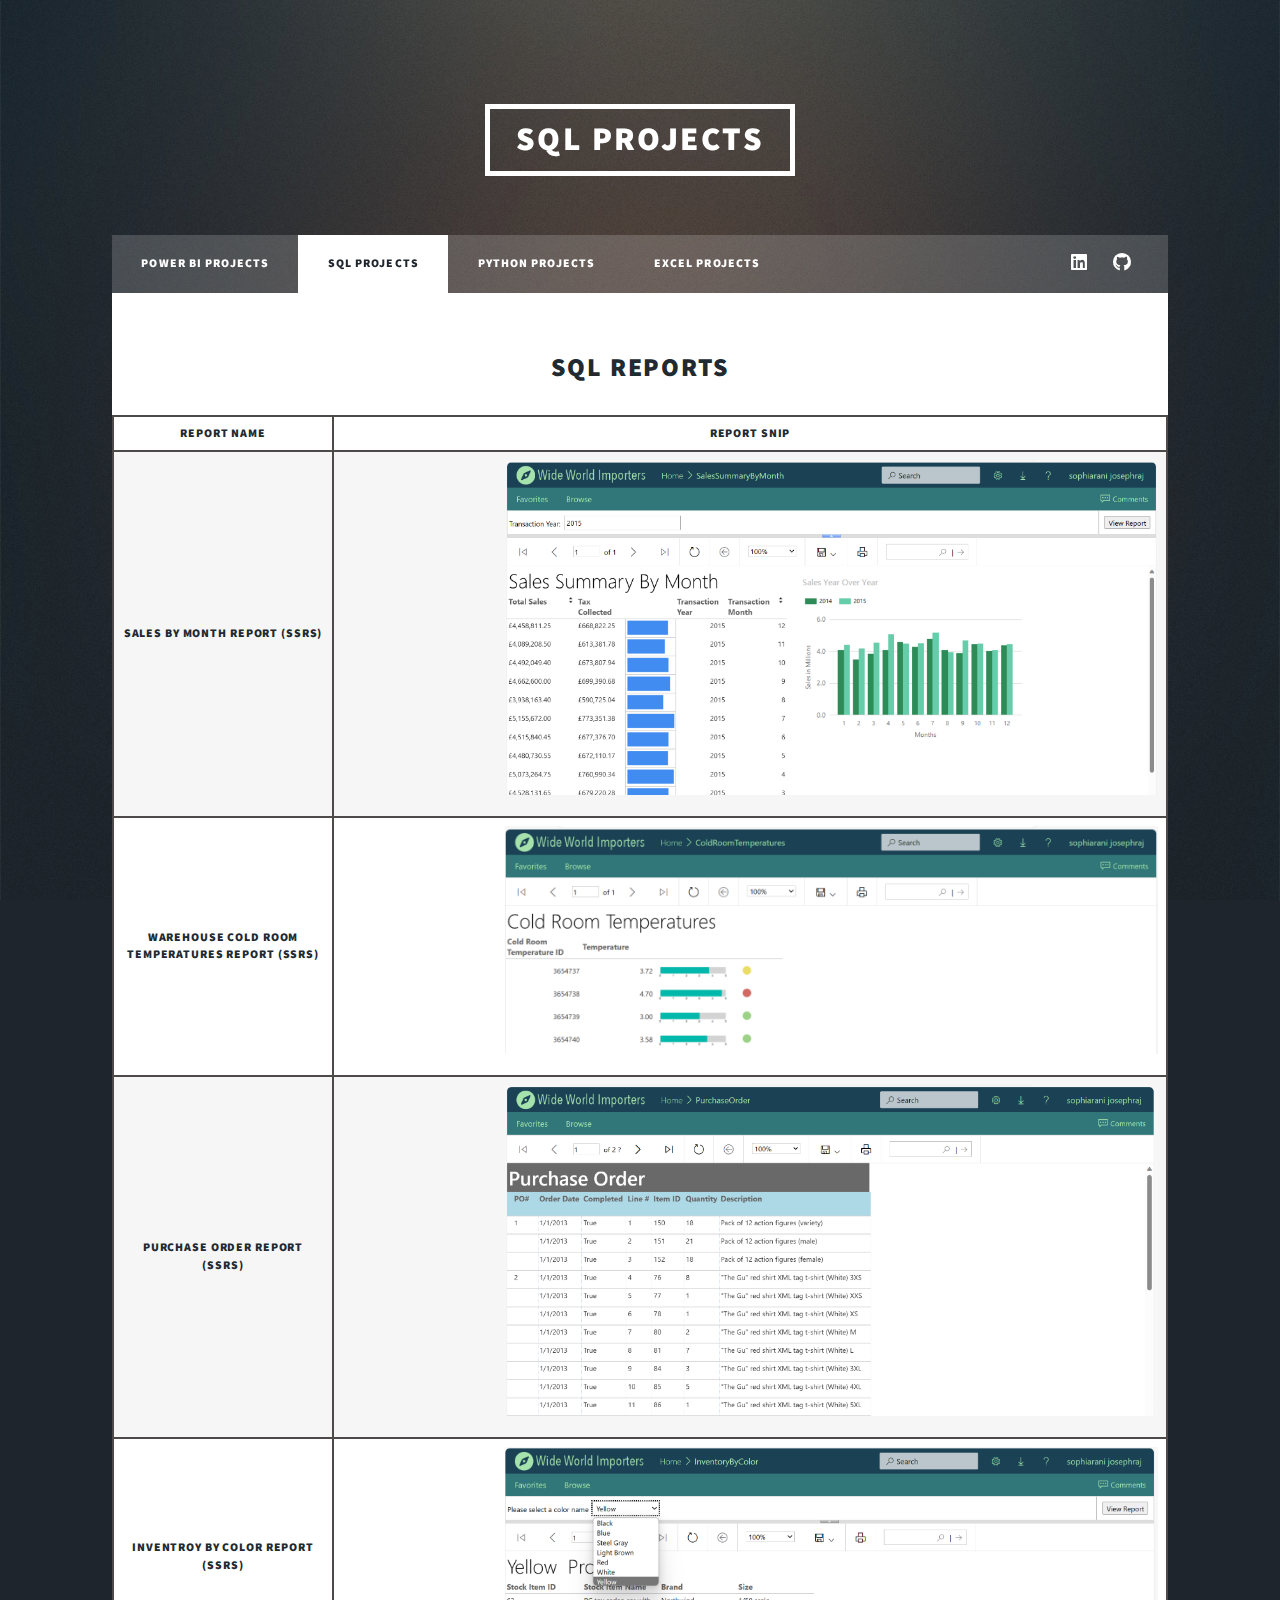
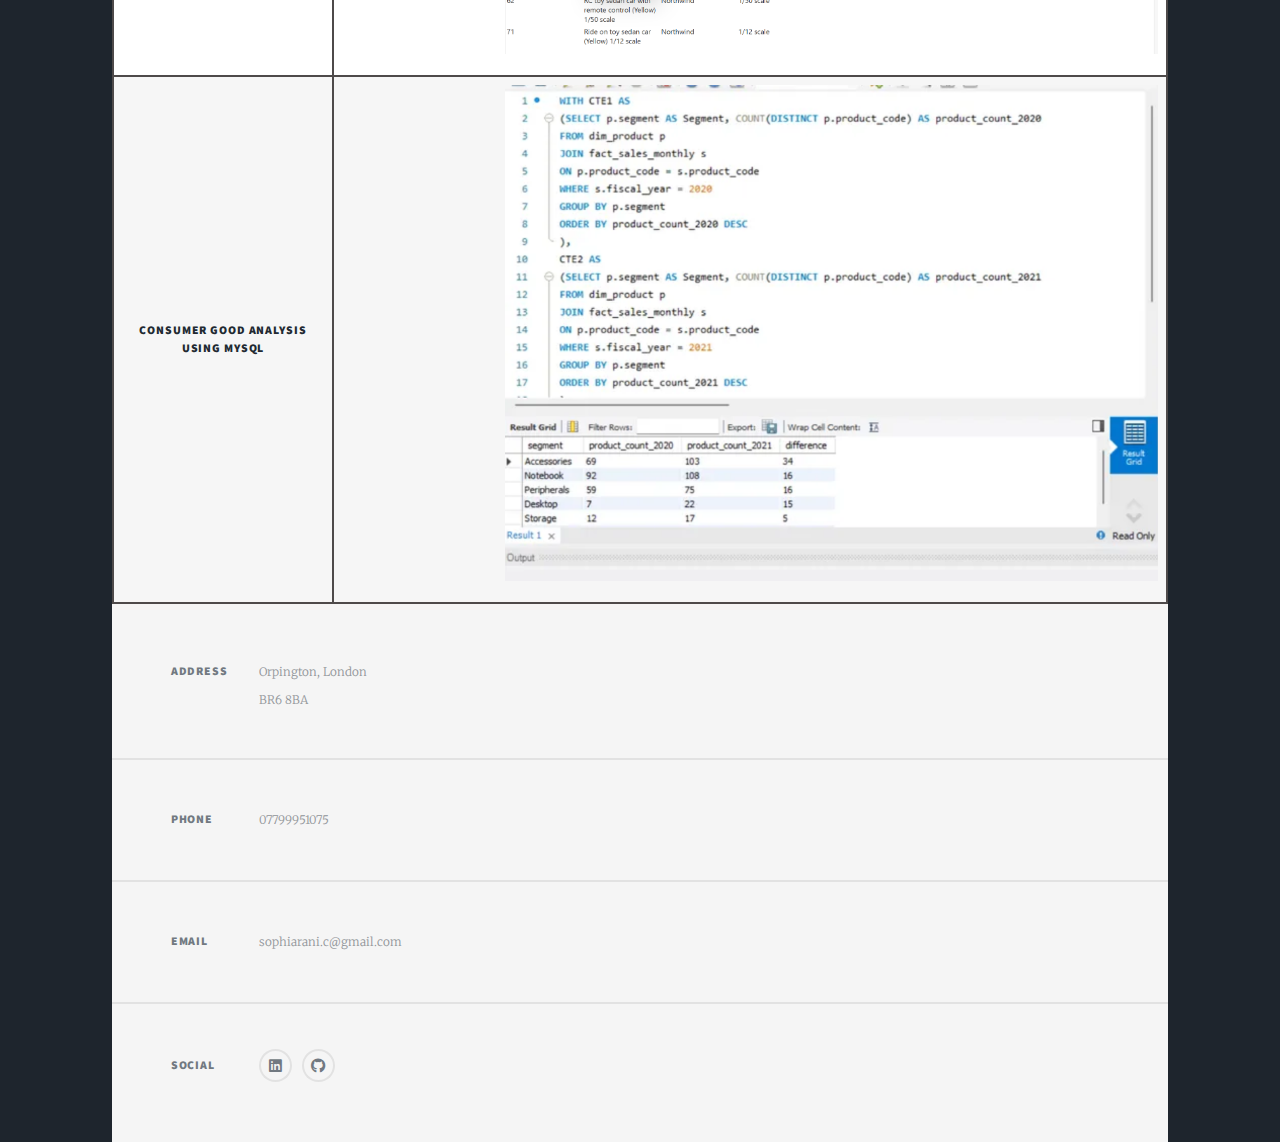
<file: generic.html>
<!DOCTYPE HTML>
<html>
	<head>
		<title>Sophia's SQL Reports</title>
		<meta charset="utf-8" />
		<meta name="viewport" content="width=device-width, initial-scale=1, user-scalable=no" />
		<link rel="stylesheet" href="assets/css/main.css" />
		<noscript><link rel="stylesheet" href="assets/css/noscript.css" /></noscript>
	</head>
	<!-- Google tag (gtag.js) -->
<script async src="https://www.googletagmanager.com/gtag/js?id=G-3PFJ18HD5R"></script>
<script>
  window.dataLayer = window.dataLayer || [];
  function gtag(){dataLayer.push(arguments);}
  gtag('js', new Date());

  gtag('config', 'G-3PFJ18HD5R');
</script>
	<body class="is-preload">

		<!-- Wrapper -->
		<div id="wrapper">

			<!-- Header -->
			<header id="header">
				<a href="index.html" class="logo">SQL Projects</a>
			</header>

				<!-- Nav -->
				<nav id="nav">
					<ul class="links">
						<li><a href="index.html">Power BI Projects</a></li>
						<li class="active"><a href="generic.html">SQL Projects</a></li>
						<li><a href="elements.html">Python Projects</a></li>
						<li><a href="excel.html">Excel Projects</a></li>
					</ul>
					<ul class="icons">
						<li><a href="https://www.linkedin.com/in/sophiarani-j-076b8b293/" class="icon brands fa-linkedin"><span class="label">linkedin</span></a></li>
						<li><a href="https://github.com/sophiarani-c" class="icon brands fa-github"><span class="label">GitHub</span></a></li>
					</ul>
				</nav>


			<!-- Main -->
			<div id="main">

				<!-- Post -->
				<table style="border-collapse: collapse; width: 100%;">
					<header class="major">
						<h2>SQL Reports</h2>
						
					</header>
						<thead>
						<tr>
							<th class="primary" scope="col" style="border: 2px solid #4e4a4a; padding: 8px;text-align: center;">Report Name</th>
							<th scope="col" style="border: 2px solid #4e4a4a; padding: 8px;text-align: center;">Report Snip</th>
						</tr>
					</thead>
					<tbody>
						<tr>
							<th scope="row" style="border: 2px solid #4e4a4a; padding: 8px; text-align: center; vertical-align: middle;">Sales By Month Report (SSRS)</th>
							<td style="border: 2px solid #4e4a4a; padding: 8px; text-align: right; vertical-align: top;"><img src="images/SalesByMonth.png" width="80%" height="50%"></td>
						</tr>
						<tr>
							<th scope="row" style="border: 2px solid #4e4a4a; padding: 8px; text-align: center; vertical-align: middle;">Warehouse Cold Room Temperatures Report (SSRS)</th>
							<td style="border: 2px solid #4e4a4a; padding: 8px; text-align: right; vertical-align: top;"><img src="images/ColdTemp.png" width="80%" height="50%"></td>
						</tr>
						<tr>
							<th scope="row" style="border: 2px solid #4e4a4a; padding: 8px; text-align: center; vertical-align: middle;">Purchase Order Report (SSRS)</th>
							<td style="border: 2px solid #4e4a4a; padding: 8px; text-align: right; vertical-align: top;"><img src="images/PurchaseOrder.png" width="80%" height="50%"></td>
						</tr>
						<tr>
							<th scope="row" style="border: 2px solid #4e4a4a; padding: 8px; text-align: center; vertical-align: middle;">Inventroy By Color Report (SSRS)</th>
							<td style="border: 2px solid #4e4a4a; padding: 8px; text-align: right; vertical-align: top;"><img src="images/InventoryByColor.png" width="80%" height="50%"></td>
						</tr>
						<tr>
							<th scope="row" style="border: 2px solid #4e4a4a; padding: 8px; text-align: center; vertical-align: middle;">Consumer Good Analysis using MySQL</th>
							<td style="border: 2px solid #4e4a4a; padding: 8px; text-align: right; vertical-align: top;"><img src="images/GoodsAnalysis.png" width="80%" height="50%"></td>
						</tr>

					</tbody>
				</table>
			</section>

			</div>

			<!-- Footer -->
			<footer id="footer">
				<section class="split contact">
					<section class="alt">
						<h3>Address</h3>
						<p>Orpington, London <br />
						BR6 8BA</p>
					</section>
					<section>
						<h3>Phone</h3>
						<p>07799951075</p>
					</section>
					<section>
						<h3>Email</h3>
						<p>sophiarani.c@gmail.com</p>
					</section>
					<section>
						<h3>Social</h3>
						<ul class="icons alt">
							<li><a href="https://www.linkedin.com/in/sophiarani-j-076b8b293/" class="icon brands fa-linkedin"><span class="label">linkedin</span></a></li>
					<li><a href="https://github.com/sophiarani-c" class="icon brands fa-github"><span class="label">GitHub</span></a></li>
						</ul>
					</section>
				</section>
			</footer>

			
		</div>

		<!-- Scripts -->
		<script src="assets/js/jquery.min.js"></script>
		<script src="assets/js/jquery.scrollex.min.js"></script>
		<script src="assets/js/jquery.scrolly.min.js"></script>
		<script src="assets/js/browser.min.js"></script>
		<script src="assets/js/breakpoints.min.js"></script>
		<script src="assets/js/util.js"></script>
		<script src="assets/js/main.js"></script>

	</body>
</html>
</file>
<file: assets/css/main.css>
@import url(fontawesome-all.min.css);
@import url("https://fonts.googleapis.com/css?family=Merriweather:300,700,300italic,700italic|Source+Sans+Pro:900");

/*
	Massively by HTML5 UP
	html5up.net | @ajlkn
	Free for personal and commercial use under the CCA 3.0 license (html5up.net/license)
*/

html, body, div, span, applet, object,
iframe, h1, h2, h3, h4, h5, h6, p, blockquote,
pre, a, abbr, acronym, address, big, cite,
code, del, dfn, em, img, ins, kbd, q, s, samp,
small, strike, strong, sub, sup, tt, var, b,
u, i, center, dl, dt, dd, ol, ul, li, fieldset,
form, label, legend, table, caption, tbody,
tfoot, thead, tr, th, td, article, aside,
canvas, details, embed, figure, figcaption,
footer, header, hgroup, menu, nav, output, ruby,
section, summary, time, mark, audio, video {
	margin: 0;
	padding: 0;
	border: 0;
	font-size: 100%;
	font: inherit;
	vertical-align: baseline;}

article, aside, details, figcaption, figure,
footer, header, hgroup, menu, nav, section {
	display: block;}

body {
	line-height: 1;
}

ol, ul {
	list-style: none;
}

blockquote, q {
	quotes: none;
}

	blockquote:before, blockquote:after, q:before, q:after {
		content: '';
		content: none;
	}

table {
	border-collapse: collapse;
	border-spacing: 0;
}

body {
	-webkit-text-size-adjust: none;
}

mark {
	background-color: transparent;
	color: inherit;
}

input::-moz-focus-inner {
	border: 0;
	padding: 0;
}

input, select, textarea {
	-moz-appearance: none;
	-webkit-appearance: none;
	-ms-appearance: none;
	appearance: none;
}

/* Basic */

	@-ms-viewport {
		width: device-width;
	}

	body {
		-ms-overflow-style: scrollbar;
	}

	@media screen and (max-width: 480px) {

		html, body {
			min-width: 320px;
		}

	}

	html {
		box-sizing: border-box;
	}

	*, *:before, *:after {
		box-sizing: inherit;
	}

	body {
		background-color: #1e252d;
	}

		body.is-preload *, body.is-preload *:before, body.is-preload *:after {
			-moz-animation: none !important;
			-webkit-animation: none !important;
			-ms-animation: none !important;
			animation: none !important;
			-moz-transition: none !important;
			-webkit-transition: none !important;
			-ms-transition: none !important;
			transition: none !important;
		}

/* Type */

	html {
		font-size: 16pt;
	}

		@media screen and (max-width: 1680px) {

			html {
				font-size: 12pt;
			}

		}

		@media screen and (max-width: 1280px) {

			html {
				font-size: 11pt;
			}

		}

		@media screen and (max-width: 360px) {

			html {
				font-size: 10pt;
			}

		}

	body {
		color: #212931;
	}

	body, input, select, textarea {
		font-family: "Merriweather", Georgia, serif;
		font-weight: 300;
		font-size: 1rem;
		line-height: 2.375;
	}

	a {
		-moz-transition: color 0.2s ease-in-out, background-color 0.2s ease-in-out, border-color 0.2s ease-in-out, box-shadow 0.2s ease-in-out;
		-webkit-transition: color 0.2s ease-in-out, background-color 0.2s ease-in-out, border-color 0.2s ease-in-out, box-shadow 0.2s ease-in-out;
		-ms-transition: color 0.2s ease-in-out, background-color 0.2s ease-in-out, border-color 0.2s ease-in-out, box-shadow 0.2s ease-in-out;
		transition: color 0.2s ease-in-out, background-color 0.2s ease-in-out, border-color 0.2s ease-in-out, box-shadow 0.2s ease-in-out;
		border-bottom: dotted 1px;
		text-decoration: none;
	}

		a:hover {
			border-bottom-color: transparent;
		}

	strong, b {
		font-weight: 600;
	}

	em, i {
		font-style: italic;
	}

	p {
		text-align: justify;
		margin: 0 0 2rem 0;
	}

	h1, h2, h3, h4, h5, h6 {
		font-family: "Source Sans Pro", Helvetica, sans-serif;
		font-weight: 900;
		line-height: 1.5;
		letter-spacing: 0.075em;
		text-transform: uppercase;
		margin: 0 0 1rem 0;
	}

		h1 a, h2 a, h3 a, h4 a, h5 a, h6 a {
			border-bottom: 0;
			color: inherit;
			text-decoration: none;
		}

	h1 {
		font-size: 4rem;
		line-height: 1.1;
		margin: 0 0 2rem 0;
	}

	h2 {
		font-size: 1.75rem;
		line-height: 1.3;
		margin: 0 0 1.5rem 0;
	}

	h3 {
		font-size: 1.25rem;
		margin: 0 0 1.5rem 0;
	}

	h4 {
		font-size: 1rem;
	}

	h5 {
		font-size: 0.9rem;
	}

	h6 {
		font-size: 0.8rem;
	}

	sub {
		font-size: 0.8rem;
		position: relative;
		top: 0.5rem;
	}

	sup {
		font-size: 0.8rem;
		position: relative;
		top: -0.5rem;
	}

	blockquote {
		border-left: solid 4px;
		font-style: italic;
		margin: 0 0 2rem 0;
		padding: 0.5rem 0 0.5rem 2rem;
	}

	code {
		border: solid 2px;
		font-family: "Courier New", monospace;
		font-size: 0.9rem;
		margin: 0 0.25rem;
		padding: 0.25rem 0.65rem;
	}

	pre {
		-webkit-overflow-scrolling: touch;
		font-family: "Courier New", monospace;
		font-size: 0.9rem;
		margin: 0 0 2rem 0;
	}

		pre code {
			display: block;
			line-height: 1.75;
			padding: 1rem 1.5rem;
			overflow-x: auto;
		}

	hr {
		border: 0;
		border-bottom: solid 2px;
		margin: 3rem 0;
	}

		hr.major {
			margin: 5rem 0;
		}

	.align-left {
		text-align: left;
	}

	.align-center {
		text-align: center;
	}

	.align-right {
		text-align: right;
	}

	input, select, textarea {
		color: #212931;
	}

	a {
		color: #212931;
		border-bottom-color: rgba(33, 41, 49, 0.5);
	}

		a:hover {
			border-bottom-color: transparent;
			color: #18bfef !important;
		}

	strong, b {
		color: #212931;
	}

	h1, h2, h3, h4, h5, h6 {
		color: #212931;
	}

	blockquote {
		border-left-color: #eeeeee;
	}

	code {
		background: rgba(220, 220, 220, 0.25);
		border-color: #eeeeee;
	}

	hr {
		border-bottom-color: #eeeeee;
	}
	

/* Row */

	.row {
		display: flex;
		flex-wrap: wrap;
		box-sizing: border-box;
		align-items: stretch;
	}

		.row > * {
			box-sizing: border-box;
		}

		.row.gtr-uniform > * > :last-child {
			margin-bottom: 0;
		}

		.row.aln-left {
			justify-content: flex-start;
		}

		.row.aln-center {
			justify-content: center;
		}

		.row.aln-right {
			justify-content: flex-end;
		}

		.row.aln-top {
			align-items: flex-start;
		}

		.row.aln-middle {
			align-items: center;
		}

		.row.aln-bottom {
			align-items: flex-end;
		}

		.row > .imp {
			order: -1;
		}

		.row > .col-1 {
			width: 8.33333%;
		}

		.row > .off-1 {
			margin-left: 8.33333%;
		}

		.row > .col-2 {
			width: 16.66667%;
		}

		.row > .off-2 {
			margin-left: 16.66667%;
		}

		.row > .col-3 {
			width: 25%;
		}

		.row > .off-3 {
			margin-left: 25%;
		}

		.row > .col-4 {
			width: 33.33333%;
		}

		.row > .off-4 {
			margin-left: 33.33333%;
		}

		.row > .col-5 {
			width: 41.66667%;
		}

		.row > .off-5 {
			margin-left: 41.66667%;
		}

		.row > .col-6 {
			width: 50%;
		}

		.row > .off-6 {
			margin-left: 50%;
		}

		.row > .col-7 {
			width: 58.33333%;
		}

		.row > .off-7 {
			margin-left: 58.33333%;
		}

		.row > .col-8 {
			width: 66.66667%;
		}

		.row > .off-8 {
			margin-left: 66.66667%;
		}

		.row > .col-9 {
			width: 75%;
		}

		.row > .off-9 {
			margin-left: 75%;
		}

		.row > .col-10 {
			width: 83.33333%;
		}

		.row > .off-10 {
			margin-left: 83.33333%;
		}

		.row > .col-11 {
			width: 91.66667%;
		}

		.row > .off-11 {
			margin-left: 91.66667%;
		}

		.row > .col-12 {
			width: 100%;
		}

		.row > .off-12 {
			margin-left: 100%;
		}

		.row.gtr-0 {
			margin-top: 0;
			margin-left: 0rem;
		}

			.row.gtr-0 > * {
				padding: 0 0 0 0rem;
			}

			.row.gtr-0.gtr-uniform {
				margin-top: 0rem;
			}

				.row.gtr-0.gtr-uniform > * {
					padding-top: 0rem;
				}

		.row.gtr-25 {
			margin-top: 0;
			margin-left: -0.375rem;
		}

			.row.gtr-25 > * {
				padding: 0 0 0 0.375rem;
			}

			.row.gtr-25.gtr-uniform {
				margin-top: -0.375rem;
			}

				.row.gtr-25.gtr-uniform > * {
					padding-top: 0.375rem;
				}

		.row.gtr-50 {
			margin-top: 0;
			margin-left: -0.75rem;
		}

			.row.gtr-50 > * {
				padding: 0 0 0 0.75rem;
			}

			.row.gtr-50.gtr-uniform {
				margin-top: -0.75rem;
			}

				.row.gtr-50.gtr-uniform > * {
					padding-top: 0.75rem;
				}

		.row {
			margin-top: 0;
			margin-left: -1.5rem;
		}

			.row > * {
				padding: 0 0 0 1.5rem;
			}

			.row.gtr-uniform {
				margin-top: -1.5rem;
			}

				.row.gtr-uniform > * {
					padding-top: 1.5rem;
				}

		.row.gtr-150 {
			margin-top: 0;
			margin-left: -2.25rem;
		}

			.row.gtr-150 > * {
				padding: 0 0 0 2.25rem;
			}

			.row.gtr-150.gtr-uniform {
				margin-top: -2.25rem;
			}

				.row.gtr-150.gtr-uniform > * {
					padding-top: 2.25rem;
				}

		.row.gtr-200 {
			margin-top: 0;
			margin-left: -3rem;
		}

			.row.gtr-200 > * {
				padding: 0 0 0 3rem;
			}

			.row.gtr-200.gtr-uniform {
				margin-top: -3rem;
			}

				.row.gtr-200.gtr-uniform > * {
					padding-top: 3rem;
				}

		@media screen and (max-width: 1680px) {

			.row {
				display: flex;
				flex-wrap: wrap;
				box-sizing: border-box;
				align-items: stretch;
			}

				.row > * {
					box-sizing: border-box;
				}

				.row.gtr-uniform > * > :last-child {
					margin-bottom: 0;
				}

				.row.aln-left {
					justify-content: flex-start;
				}

				.row.aln-center {
					justify-content: center;
				}

				.row.aln-right {
					justify-content: flex-end;
				}

				.row.aln-top {
					align-items: flex-start;
				}

				.row.aln-middle {
					align-items: center;
				}

				.row.aln-bottom {
					align-items: flex-end;
				}

				.row > .imp-xlarge {
					order: -1;
				}

				.row > .col-1-xlarge {
					width: 8.33333%;
				}

				.row > .off-1-xlarge {
					margin-left: 8.33333%;
				}

				.row > .col-2-xlarge {
					width: 16.66667%;
				}

				.row > .off-2-xlarge {
					margin-left: 16.66667%;
				}

				.row > .col-3-xlarge {
					width: 25%;
				}

				.row > .off-3-xlarge {
					margin-left: 25%;
				}

				.row > .col-4-xlarge {
					width: 33.33333%;
				}

				.row > .off-4-xlarge {
					margin-left: 33.33333%;
				}

				.row > .col-5-xlarge {
					width: 41.66667%;
				}

				.row > .off-5-xlarge {
					margin-left: 41.66667%;
				}

				.row > .col-6-xlarge {
					width: 50%;
				}

				.row > .off-6-xlarge {
					margin-left: 50%;
				}

				.row > .col-7-xlarge {
					width: 58.33333%;
				}

				.row > .off-7-xlarge {
					margin-left: 58.33333%;
				}

				.row > .col-8-xlarge {
					width: 66.66667%;
				}

				.row > .off-8-xlarge {
					margin-left: 66.66667%;
				}

				.row > .col-9-xlarge {
					width: 75%;
				}

				.row > .off-9-xlarge {
					margin-left: 75%;
				}

				.row > .col-10-xlarge {
					width: 83.33333%;
				}

				.row > .off-10-xlarge {
					margin-left: 83.33333%;
				}

				.row > .col-11-xlarge {
					width: 91.66667%;
				}

				.row > .off-11-xlarge {
					margin-left: 91.66667%;
				}

				.row > .col-12-xlarge {
					width: 100%;
				}

				.row > .off-12-xlarge {
					margin-left: 100%;
				}

				.row.gtr-0 {
					margin-top: 0;
					margin-left: 0rem;
				}

					.row.gtr-0 > * {
						padding: 0 0 0 0rem;
					}

					.row.gtr-0.gtr-uniform {
						margin-top: 0rem;
					}

						.row.gtr-0.gtr-uniform > * {
							padding-top: 0rem;
						}

				.row.gtr-25 {
					margin-top: 0;
					margin-left: -0.375rem;
				}

					.row.gtr-25 > * {
						padding: 0 0 0 0.375rem;
					}

					.row.gtr-25.gtr-uniform {
						margin-top: -0.375rem;
					}

						.row.gtr-25.gtr-uniform > * {
							padding-top: 0.375rem;
						}

				.row.gtr-50 {
					margin-top: 0;
					margin-left: -0.75rem;
				}

					.row.gtr-50 > * {
						padding: 0 0 0 0.75rem;
					}

					.row.gtr-50.gtr-uniform {
						margin-top: -0.75rem;
					}

						.row.gtr-50.gtr-uniform > * {
							padding-top: 0.75rem;
						}

				.row {
					margin-top: 0;
					margin-left: -1.5rem;
				}

					.row > * {
						padding: 0 0 0 1.5rem;
					}

					.row.gtr-uniform {
						margin-top: -1.5rem;
					}

						.row.gtr-uniform > * {
							padding-top: 1.5rem;
						}

				.row.gtr-150 {
					margin-top: 0;
					margin-left: -2.25rem;
				}

					.row.gtr-150 > * {
						padding: 0 0 0 2.25rem;
					}

					.row.gtr-150.gtr-uniform {
						margin-top: -2.25rem;
					}

						.row.gtr-150.gtr-uniform > * {
							padding-top: 2.25rem;
						}

				.row.gtr-200 {
					margin-top: 0;
					margin-left: -3rem;
				}

					.row.gtr-200 > * {
						padding: 0 0 0 3rem;
					}

					.row.gtr-200.gtr-uniform {
						margin-top: -3rem;
					}

						.row.gtr-200.gtr-uniform > * {
							padding-top: 3rem;
						}

		}

		@media screen and (max-width: 1280px) {

			.row {
				display: flex;
				flex-wrap: wrap;
				box-sizing: border-box;
				align-items: stretch;
			}

				.row > * {
					box-sizing: border-box;
				}

				.row.gtr-uniform > * > :last-child {
					margin-bottom: 0;
				}

				.row.aln-left {
					justify-content: flex-start;
				}

				.row.aln-center {
					justify-content: center;
				}

				.row.aln-right {
					justify-content: flex-end;
				}

				.row.aln-top {
					align-items: flex-start;
				}

				.row.aln-middle {
					align-items: center;
				}

				.row.aln-bottom {
					align-items: flex-end;
				}

				.row > .imp-large {
					order: -1;
				}

				.row > .col-1-large {
					width: 8.33333%;
				}

				.row > .off-1-large {
					margin-left: 8.33333%;
				}

				.row > .col-2-large {
					width: 16.66667%;
				}

				.row > .off-2-large {
					margin-left: 16.66667%;
				}

				.row > .col-3-large {
					width: 25%;
				}

				.row > .off-3-large {
					margin-left: 25%;
				}

				.row > .col-4-large {
					width: 33.33333%;
				}

				.row > .off-4-large {
					margin-left: 33.33333%;
				}

				.row > .col-5-large {
					width: 41.66667%;
				}

				.row > .off-5-large {
					margin-left: 41.66667%;
				}

				.row > .col-6-large {
					width: 50%;
				}

				.row > .off-6-large {
					margin-left: 50%;
				}

				.row > .col-7-large {
					width: 58.33333%;
				}

				.row > .off-7-large {
					margin-left: 58.33333%;
				}

				.row > .col-8-large {
					width: 66.66667%;
				}

				.row > .off-8-large {
					margin-left: 66.66667%;
				}

				.row > .col-9-large {
					width: 75%;
				}

				.row > .off-9-large {
					margin-left: 75%;
				}

				.row > .col-10-large {
					width: 83.33333%;
				}

				.row > .off-10-large {
					margin-left: 83.33333%;
				}

				.row > .col-11-large {
					width: 91.66667%;
				}

				.row > .off-11-large {
					margin-left: 91.66667%;
				}

				.row > .col-12-large {
					width: 100%;
				}

				.row > .off-12-large {
					margin-left: 100%;
				}

				.row.gtr-0 {
					margin-top: 0;
					margin-left: 0rem;
				}

					.row.gtr-0 > * {
						padding: 0 0 0 0rem;
					}

					.row.gtr-0.gtr-uniform {
						margin-top: 0rem;
					}

						.row.gtr-0.gtr-uniform > * {
							padding-top: 0rem;
						}

				.row.gtr-25 {
					margin-top: 0;
					margin-left: -0.375rem;
				}

					.row.gtr-25 > * {
						padding: 0 0 0 0.375rem;
					}

					.row.gtr-25.gtr-uniform {
						margin-top: -0.375rem;
					}

						.row.gtr-25.gtr-uniform > * {
							padding-top: 0.375rem;
						}

				.row.gtr-50 {
					margin-top: 0;
					margin-left: -0.75rem;
				}

					.row.gtr-50 > * {
						padding: 0 0 0 0.75rem;
					}

					.row.gtr-50.gtr-uniform {
						margin-top: -0.75rem;
					}

						.row.gtr-50.gtr-uniform > * {
							padding-top: 0.75rem;
						}

				.row {
					margin-top: 0;
					margin-left: -1.5rem;
				}

					.row > * {
						padding: 0 0 0 1.5rem;
					}

					.row.gtr-uniform {
						margin-top: -1.5rem;
					}

						.row.gtr-uniform > * {
							padding-top: 1.5rem;
						}

				.row.gtr-150 {
					margin-top: 0;
					margin-left: -2.25rem;
				}

					.row.gtr-150 > * {
						padding: 0 0 0 2.25rem;
					}

					.row.gtr-150.gtr-uniform {
						margin-top: -2.25rem;
					}

						.row.gtr-150.gtr-uniform > * {
							padding-top: 2.25rem;
						}

				.row.gtr-200 {
					margin-top: 0;
					margin-left: -3rem;
				}

					.row.gtr-200 > * {
						padding: 0 0 0 3rem;
					}

					.row.gtr-200.gtr-uniform {
						margin-top: -3rem;
					}

						.row.gtr-200.gtr-uniform > * {
							padding-top: 3rem;
						}

		}

		@media screen and (max-width: 980px) {

			.row {
				display: flex;
				flex-wrap: wrap;
				box-sizing: border-box;
				align-items: stretch;
			}

				.row > * {
					box-sizing: border-box;
				}

				.row.gtr-uniform > * > :last-child {
					margin-bottom: 0;
				}

				.row.aln-left {
					justify-content: flex-start;
				}

				.row.aln-center {
					justify-content: center;
				}

				.row.aln-right {
					justify-content: flex-end;
				}

				.row.aln-top {
					align-items: flex-start;
				}

				.row.aln-middle {
					align-items: center;
				}

				.row.aln-bottom {
					align-items: flex-end;
				}

				.row > .imp-medium {
					order: -1;
				}

				.row > .col-1-medium {
					width: 8.33333%;
				}

				.row > .off-1-medium {
					margin-left: 8.33333%;
				}

				.row > .col-2-medium {
					width: 16.66667%;
				}

				.row > .off-2-medium {
					margin-left: 16.66667%;
				}

				.row > .col-3-medium {
					width: 25%;
				}

				.row > .off-3-medium {
					margin-left: 25%;
				}

				.row > .col-4-medium {
					width: 33.33333%;
				}

				.row > .off-4-medium {
					margin-left: 33.33333%;
				}

				.row > .col-5-medium {
					width: 41.66667%;
				}

				.row > .off-5-medium {
					margin-left: 41.66667%;
				}

				.row > .col-6-medium {
					width: 50%;
				}

				.row > .off-6-medium {
					margin-left: 50%;
				}

				.row > .col-7-medium {
					width: 58.33333%;
				}

				.row > .off-7-medium {
					margin-left: 58.33333%;
				}

				.row > .col-8-medium {
					width: 66.66667%;
				}

				.row > .off-8-medium {
					margin-left: 66.66667%;
				}

				.row > .col-9-medium {
					width: 75%;
				}

				.row > .off-9-medium {
					margin-left: 75%;
				}

				.row > .col-10-medium {
					width: 83.33333%;
				}

				.row > .off-10-medium {
					margin-left: 83.33333%;
				}

				.row > .col-11-medium {
					width: 91.66667%;
				}

				.row > .off-11-medium {
					margin-left: 91.66667%;
				}

				.row > .col-12-medium {
					width: 100%;
				}

				.row > .off-12-medium {
					margin-left: 100%;
				}

				.row.gtr-0 {
					margin-top: 0;
					margin-left: 0rem;
				}

					.row.gtr-0 > * {
						padding: 0 0 0 0rem;
					}

					.row.gtr-0.gtr-uniform {
						margin-top: 0rem;
					}

						.row.gtr-0.gtr-uniform > * {
							padding-top: 0rem;
						}

				.row.gtr-25 {
					margin-top: 0;
					margin-left: -0.375rem;
				}

					.row.gtr-25 > * {
						padding: 0 0 0 0.375rem;
					}

					.row.gtr-25.gtr-uniform {
						margin-top: -0.375rem;
					}

						.row.gtr-25.gtr-uniform > * {
							padding-top: 0.375rem;
						}

				.row.gtr-50 {
					margin-top: 0;
					margin-left: -0.75rem;
				}

					.row.gtr-50 > * {
						padding: 0 0 0 0.75rem;
					}

					.row.gtr-50.gtr-uniform {
						margin-top: -0.75rem;
					}

						.row.gtr-50.gtr-uniform > * {
							padding-top: 0.75rem;
						}

				.row {
					margin-top: 0;
					margin-left: -1.5rem;
				}

					.row > * {
						padding: 0 0 0 1.5rem;
					}

					.row.gtr-uniform {
						margin-top: -1.5rem;
					}

						.row.gtr-uniform > * {
							padding-top: 1.5rem;
						}

				.row.gtr-150 {
					margin-top: 0;
					margin-left: -2.25rem;
				}

					.row.gtr-150 > * {
						padding: 0 0 0 2.25rem;
					}

					.row.gtr-150.gtr-uniform {
						margin-top: -2.25rem;
					}

						.row.gtr-150.gtr-uniform > * {
							padding-top: 2.25rem;
						}

				.row.gtr-200 {
					margin-top: 0;
					margin-left: -3rem;
				}

					.row.gtr-200 > * {
						padding: 0 0 0 3rem;
					}

					.row.gtr-200.gtr-uniform {
						margin-top: -3rem;
					}

						.row.gtr-200.gtr-uniform > * {
							padding-top: 3rem;
						}

		}

		@media screen and (max-width: 736px) {

			.row {
				display: flex;
				flex-wrap: wrap;
				box-sizing: border-box;
				align-items: stretch;
			}

				.row > * {
					box-sizing: border-box;
				}

				.row.gtr-uniform > * > :last-child {
					margin-bottom: 0;
				}

				.row.aln-left {
					justify-content: flex-start;
				}

				.row.aln-center {
					justify-content: center;
				}

				.row.aln-right {
					justify-content: flex-end;
				}

				.row.aln-top {
					align-items: flex-start;
				}

				.row.aln-middle {
					align-items: center;
				}

				.row.aln-bottom {
					align-items: flex-end;
				}

				.row > .imp-small {
					order: -1;
				}

				.row > .col-1-small {
					width: 8.33333%;
				}

				.row > .off-1-small {
					margin-left: 8.33333%;
				}

				.row > .col-2-small {
					width: 16.66667%;
				}

				.row > .off-2-small {
					margin-left: 16.66667%;
				}

				.row > .col-3-small {
					width: 25%;
				}

				.row > .off-3-small {
					margin-left: 25%;
				}

				.row > .col-4-small {
					width: 33.33333%;
				}

				.row > .off-4-small {
					margin-left: 33.33333%;
				}

				.row > .col-5-small {
					width: 41.66667%;
				}

				.row > .off-5-small {
					margin-left: 41.66667%;
				}

				.row > .col-6-small {
					width: 50%;
				}

				.row > .off-6-small {
					margin-left: 50%;
				}

				.row > .col-7-small {
					width: 58.33333%;
				}

				.row > .off-7-small {
					margin-left: 58.33333%;
				}

				.row > .col-8-small {
					width: 66.66667%;
				}

				.row > .off-8-small {
					margin-left: 66.66667%;
				}

				.row > .col-9-small {
					width: 75%;
				}

				.row > .off-9-small {
					margin-left: 75%;
				}

				.row > .col-10-small {
					width: 83.33333%;
				}

				.row > .off-10-small {
					margin-left: 83.33333%;
				}

				.row > .col-11-small {
					width: 91.66667%;
				}

				.row > .off-11-small {
					margin-left: 91.66667%;
				}

				.row > .col-12-small {
					width: 100%;
				}

				.row > .off-12-small {
					margin-left: 100%;
				}

				.row.gtr-0 {
					margin-top: 0;
					margin-left: 0rem;
				}

					.row.gtr-0 > * {
						padding: 0 0 0 0rem;
					}

					.row.gtr-0.gtr-uniform {
						margin-top: 0rem;
					}

						.row.gtr-0.gtr-uniform > * {
							padding-top: 0rem;
						}

				.row.gtr-25 {
					margin-top: 0;
					margin-left: -0.375rem;
				}

					.row.gtr-25 > * {
						padding: 0 0 0 0.375rem;
					}

					.row.gtr-25.gtr-uniform {
						margin-top: -0.375rem;
					}

						.row.gtr-25.gtr-uniform > * {
							padding-top: 0.375rem;
						}

				.row.gtr-50 {
					margin-top: 0;
					margin-left: -0.75rem;
				}

					.row.gtr-50 > * {
						padding: 0 0 0 0.75rem;
					}

					.row.gtr-50.gtr-uniform {
						margin-top: -0.75rem;
					}

						.row.gtr-50.gtr-uniform > * {
							padding-top: 0.75rem;
						}

				.row {
					margin-top: 0;
					margin-left: -1.5rem;
				}

					.row > * {
						padding: 0 0 0 1.5rem;
					}

					.row.gtr-uniform {
						margin-top: -1.5rem;
					}

						.row.gtr-uniform > * {
							padding-top: 1.5rem;
						}

				.row.gtr-150 {
					margin-top: 0;
					margin-left: -2.25rem;
				}

					.row.gtr-150 > * {
						padding: 0 0 0 2.25rem;
					}

					.row.gtr-150.gtr-uniform {
						margin-top: -2.25rem;
					}

						.row.gtr-150.gtr-uniform > * {
							padding-top: 2.25rem;
						}

				.row.gtr-200 {
					margin-top: 0;
					margin-left: -3rem;
				}

					.row.gtr-200 > * {
						padding: 0 0 0 3rem;
					}

					.row.gtr-200.gtr-uniform {
						margin-top: -3rem;
					}

						.row.gtr-200.gtr-uniform > * {
							padding-top: 3rem;
						}

		}

		@media screen and (max-width: 480px) {

			.row {
				display: flex;
				flex-wrap: wrap;
				box-sizing: border-box;
				align-items: stretch;
			}

				.row > * {
					box-sizing: border-box;
				}

				.row.gtr-uniform > * > :last-child {
					margin-bottom: 0;
				}

				.row.aln-left {
					justify-content: flex-start;
				}

				.row.aln-center {
					justify-content: center;
				}

				.row.aln-right {
					justify-content: flex-end;
				}

				.row.aln-top {
					align-items: flex-start;
				}

				.row.aln-middle {
					align-items: center;
				}

				.row.aln-bottom {
					align-items: flex-end;
				}

				.row > .imp-xsmall {
					order: -1;
				}

				.row > .col-1-xsmall {
					width: 8.33333%;
				}

				.row > .off-1-xsmall {
					margin-left: 8.33333%;
				}

				.row > .col-2-xsmall {
					width: 16.66667%;
				}

				.row > .off-2-xsmall {
					margin-left: 16.66667%;
				}

				.row > .col-3-xsmall {
					width: 25%;
				}

				.row > .off-3-xsmall {
					margin-left: 25%;
				}

				.row > .col-4-xsmall {
					width: 33.33333%;
				}

				.row > .off-4-xsmall {
					margin-left: 33.33333%;
				}

				.row > .col-5-xsmall {
					width: 41.66667%;
				}

				.row > .off-5-xsmall {
					margin-left: 41.66667%;
				}

				.row > .col-6-xsmall {
					width: 50%;
				}

				.row > .off-6-xsmall {
					margin-left: 50%;
				}

				.row > .col-7-xsmall {
					width: 58.33333%;
				}

				.row > .off-7-xsmall {
					margin-left: 58.33333%;
				}

				.row > .col-8-xsmall {
					width: 66.66667%;
				}

				.row > .off-8-xsmall {
					margin-left: 66.66667%;
				}

				.row > .col-9-xsmall {
					width: 75%;
				}

				.row > .off-9-xsmall {
					margin-left: 75%;
				}

				.row > .col-10-xsmall {
					width: 83.33333%;
				}

				.row > .off-10-xsmall {
					margin-left: 83.33333%;
				}

				.row > .col-11-xsmall {
					width: 91.66667%;
				}

				.row > .off-11-xsmall {
					margin-left: 91.66667%;
				}

				.row > .col-12-xsmall {
					width: 100%;
				}

				.row > .off-12-xsmall {
					margin-left: 100%;
				}

				.row.gtr-0 {
					margin-top: 0;
					margin-left: 0rem;
				}

					.row.gtr-0 > * {
						padding: 0 0 0 0rem;
					}

					.row.gtr-0.gtr-uniform {
						margin-top: 0rem;
					}

						.row.gtr-0.gtr-uniform > * {
							padding-top: 0rem;
						}

				.row.gtr-25 {
					margin-top: 0;
					margin-left: -0.375rem;
				}

					.row.gtr-25 > * {
						padding: 0 0 0 0.375rem;
					}

					.row.gtr-25.gtr-uniform {
						margin-top: -0.375rem;
					}

						.row.gtr-25.gtr-uniform > * {
							padding-top: 0.375rem;
						}

				.row.gtr-50 {
					margin-top: 0;
					margin-left: -0.75rem;
				}

					.row.gtr-50 > * {
						padding: 0 0 0 0.75rem;
					}

					.row.gtr-50.gtr-uniform {
						margin-top: -0.75rem;
					}

						.row.gtr-50.gtr-uniform > * {
							padding-top: 0.75rem;
						}

				.row {
					margin-top: 0;
					margin-left: -1.5rem;
				}

					.row > * {
						padding: 0 0 0 1.5rem;
					}

					.row.gtr-uniform {
						margin-top: -1.5rem;
					}

						.row.gtr-uniform > * {
							padding-top: 1.5rem;
						}

				.row.gtr-150 {
					margin-top: 0;
					margin-left: -2.25rem;
				}

					.row.gtr-150 > * {
						padding: 0 0 0 2.25rem;
					}

					.row.gtr-150.gtr-uniform {
						margin-top: -2.25rem;
					}

						.row.gtr-150.gtr-uniform > * {
							padding-top: 2.25rem;
						}

				.row.gtr-200 {
					margin-top: 0;
					margin-left: -3rem;
				}

					.row.gtr-200 > * {
						padding: 0 0 0 3rem;
					}

					.row.gtr-200.gtr-uniform {
						margin-top: -3rem;
					}

						.row.gtr-200.gtr-uniform > * {
							padding-top: 3rem;
						}

		}

		@media screen and (max-width: 360px) {

			.row {
				display: flex;
				flex-wrap: wrap;
				box-sizing: border-box;
				align-items: stretch;
			}

				.row > * {
					box-sizing: border-box;
				}

				.row.gtr-uniform > * > :last-child {
					margin-bottom: 0;
				}

				.row.aln-left {
					justify-content: flex-start;
				}

				.row.aln-center {
					justify-content: center;
				}

				.row.aln-right {
					justify-content: flex-end;
				}

				.row.aln-top {
					align-items: flex-start;
				}

				.row.aln-middle {
					align-items: center;
				}

				.row.aln-bottom {
					align-items: flex-end;
				}

				.row > .imp-xxsmall {
					order: -1;
				}

				.row > .col-1-xxsmall {
					width: 8.33333%;
				}

				.row > .off-1-xxsmall {
					margin-left: 8.33333%;
				}

				.row > .col-2-xxsmall {
					width: 16.66667%;
				}

				.row > .off-2-xxsmall {
					margin-left: 16.66667%;
				}

				.row > .col-3-xxsmall {
					width: 25%;
				}

				.row > .off-3-xxsmall {
					margin-left: 25%;
				}

				.row > .col-4-xxsmall {
					width: 33.33333%;
				}

				.row > .off-4-xxsmall {
					margin-left: 33.33333%;
				}

				.row > .col-5-xxsmall {
					width: 41.66667%;
				}

				.row > .off-5-xxsmall {
					margin-left: 41.66667%;
				}

				.row > .col-6-xxsmall {
					width: 50%;
				}

				.row > .off-6-xxsmall {
					margin-left: 50%;
				}

				.row > .col-7-xxsmall {
					width: 58.33333%;
				}

				.row > .off-7-xxsmall {
					margin-left: 58.33333%;
				}

				.row > .col-8-xxsmall {
					width: 66.66667%;
				}

				.row > .off-8-xxsmall {
					margin-left: 66.66667%;
				}

				.row > .col-9-xxsmall {
					width: 75%;
				}

				.row > .off-9-xxsmall {
					margin-left: 75%;
				}

				.row > .col-10-xxsmall {
					width: 83.33333%;
				}

				.row > .off-10-xxsmall {
					margin-left: 83.33333%;
				}

				.row > .col-11-xxsmall {
					width: 91.66667%;
				}

				.row > .off-11-xxsmall {
					margin-left: 91.66667%;
				}

				.row > .col-12-xxsmall {
					width: 100%;
				}

				.row > .off-12-xxsmall {
					margin-left: 100%;
				}

				.row.gtr-0 {
					margin-top: 0;
					margin-left: 0rem;
				}

					.row.gtr-0 > * {
						padding: 0 0 0 0rem;
					}

					.row.gtr-0.gtr-uniform {
						margin-top: 0rem;
					}

						.row.gtr-0.gtr-uniform > * {
							padding-top: 0rem;
						}

				.row.gtr-25 {
					margin-top: 0;
					margin-left: -0.375rem;
				}

					.row.gtr-25 > * {
						padding: 0 0 0 0.375rem;
					}

					.row.gtr-25.gtr-uniform {
						margin-top: -0.375rem;
					}

						.row.gtr-25.gtr-uniform > * {
							padding-top: 0.375rem;
						}

				.row.gtr-50 {
					margin-top: 0;
					margin-left: -0.75rem;
				}

					.row.gtr-50 > * {
						padding: 0 0 0 0.75rem;
					}

					.row.gtr-50.gtr-uniform {
						margin-top: -0.75rem;
					}

						.row.gtr-50.gtr-uniform > * {
							padding-top: 0.75rem;
						}

				.row {
					margin-top: 0;
					margin-left: -1.5rem;
				}

					.row > * {
						padding: 0 0 0 1.5rem;
					}

					.row.gtr-uniform {
						margin-top: -1.5rem;
					}

						.row.gtr-uniform > * {
							padding-top: 1.5rem;
						}

				.row.gtr-150 {
					margin-top: 0;
					margin-left: -2.25rem;
				}

					.row.gtr-150 > * {
						padding: 0 0 0 2.25rem;
					}

					.row.gtr-150.gtr-uniform {
						margin-top: -2.25rem;
					}

						.row.gtr-150.gtr-uniform > * {
							padding-top: 2.25rem;
						}

				.row.gtr-200 {
					margin-top: 0;
					margin-left: -3rem;
				}

					.row.gtr-200 > * {
						padding: 0 0 0 3rem;
					}

					.row.gtr-200.gtr-uniform {
						margin-top: -3rem;
					}

						.row.gtr-200.gtr-uniform > * {
							padding-top: 3rem;
						}

		}

/* Box */

	.box {
		border: solid 2px;
		margin-bottom: 2rem;
		padding: 1.5rem;
	}

		.box > :last-child,
		.box > :last-child > :last-child,
		.box > :last-child > :last-child > :last-child {
			margin-bottom: 0;
		}

		.box.alt {
			border: 0;
			border-radius: 0;
			padding: 0;
		}

	.box {
		border-color: #eeeeee;
	}

/* Button */

	input[type="submit"],
	input[type="reset"],
	input[type="button"],
	button,
	.button {
		-moz-appearance: none;
		-webkit-appearance: none;
		-ms-appearance: none;
		appearance: none;
		-moz-transition: background-color 0.2s ease-in-out, box-shadow 0.2s ease-in-out, color 0.2s ease-in-out;
		-webkit-transition: background-color 0.2s ease-in-out, box-shadow 0.2s ease-in-out, color 0.2s ease-in-out;
		-ms-transition: background-color 0.2s ease-in-out, box-shadow 0.2s ease-in-out, color 0.2s ease-in-out;
		transition: background-color 0.2s ease-in-out, box-shadow 0.2s ease-in-out, color 0.2s ease-in-out;
		border: 0;
		border-radius: 0;
		cursor: pointer;
		display: inline-block;
		font-family: "Source Sans Pro", Helvetica, sans-serif;
		font-size: 0.8rem;
		font-weight: 900;
		letter-spacing: 0.075em;
		height: 3rem;
		line-height: 3rem;
		padding: 0 2rem;
		text-align: center;
		text-decoration: none;
		text-transform: uppercase;
		white-space: nowrap;
	}

		input[type="submit"].icon:before,
		input[type="reset"].icon:before,
		input[type="button"].icon:before,
		button.icon:before,
		.button.icon:before {
			margin-right: 0.5rem;
		}

		input[type="submit"].icon.solo,
		input[type="reset"].icon.solo,
		input[type="button"].icon.solo,
		button.icon.solo,
		.button.icon.solo {
			position: relative;
			width: 4rem;
			height: 4rem;
			line-height: 4rem;
			border-radius: 4rem;
			text-indent: 4rem;
			overflow: hidden;
			padding: 0;
			white-space: nowrap;
		}

			input[type="submit"].icon.solo:before,
			input[type="reset"].icon.solo:before,
			input[type="button"].icon.solo:before,
			button.icon.solo:before,
			.button.icon.solo:before {
				position: absolute;
				display: block;
				top: 0;
				left: 0;
				width: inherit;
				height: inherit;
				line-height: inherit;
				font-size: 1.25rem;
				margin-right: 0;
				text-align: center;
				text-indent: 0;
			}

		input[type="submit"].fit,
		input[type="reset"].fit,
		input[type="button"].fit,
		button.fit,
		.button.fit {
			width: 100%;
		}

		input[type="submit"].small,
		input[type="reset"].small,
		input[type="button"].small,
		button.small,
		.button.small {
			font-size: 0.7rem;
			height: 2.5rem;
			line-height: 2.5rem;
			padding: 0 1.5rem;
		}

		input[type="submit"].large,
		input[type="reset"].large,
		input[type="button"].large,
		button.large,
		.button.large {
			font-size: 0.9rem;
			height: 3.5rem;
			line-height: 3.5rem;
			padding: 0 2.75rem;
		}

		@media screen and (max-width: 980px) {

			input[type="submit"],
			input[type="reset"],
			input[type="button"],
			button,
			.button {
				font-size: 0.9rem;
				height: 3.25rem;
				line-height: 3.25rem;
			}

				input[type="submit"].large,
				input[type="reset"].large,
				input[type="button"].large,
				button.large,
				.button.large {
					font-size: 1rem;
					height: 3.75rem;
					line-height: 3.75rem;
				}

		}

		input[type="submit"].disabled, input[type="submit"]:disabled,
		input[type="reset"].disabled,
		input[type="reset"]:disabled,
		input[type="button"].disabled,
		input[type="button"]:disabled,
		button.disabled,
		button:disabled,
		.button.disabled,
		.button:disabled {
			pointer-events: none;
			opacity: 0.25;
		}

	input[type="submit"],
	input[type="reset"],
	input[type="button"],
	button,
	.button {
		background-color: transparent;
		box-shadow: inset 0 0 0 2px #212931;
		color: #212931 !important;
	}

		input[type="submit"]:hover,
		input[type="reset"]:hover,
		input[type="button"]:hover,
		button:hover,
		.button:hover {
			box-shadow: inset 0 0 0 2px #18bfef;
			color: #18bfef !important;
		}

		input[type="submit"].primary,
		input[type="reset"].primary,
		input[type="button"].primary,
		button.primary,
		.button.primary {
			background-color: #212931;
			box-shadow: none;
			color: #ffffff !important;
		}

			input[type="submit"].primary:hover,
			input[type="reset"].primary:hover,
			input[type="button"].primary:hover,
			button.primary:hover,
			.button.primary:hover {
				background-color: #18bfef;
			}

/* Form */

	form {
		margin: 0 0 2rem 0;
	}

		form > :last-child {
			margin-bottom: 0;
		}

		form > .fields {
			display: -moz-flex;
			display: -webkit-flex;
			display: -ms-flex;
			display: flex;
			-moz-flex-wrap: wrap;
			-webkit-flex-wrap: wrap;
			-ms-flex-wrap: wrap;
			flex-wrap: wrap;
			width: calc(100% + 3rem);
			margin: -1.5rem 0 2rem -1.5rem;
		}

			form > .fields > .field {
				-moz-flex-grow: 0;
				-webkit-flex-grow: 0;
				-ms-flex-grow: 0;
				flex-grow: 0;
				-moz-flex-shrink: 0;
				-webkit-flex-shrink: 0;
				-ms-flex-shrink: 0;
				flex-shrink: 0;
				padding: 1.5rem 0 0 1.5rem;
				width: calc(100% - 1.5rem);
			}

				form > .fields > .field.half {
					width: calc(50% - 0.75rem);
				}

				form > .fields > .field.third {
					width: calc(100%/3 - 0.5rem);
				}

				form > .fields > .field.quarter {
					width: calc(25% - 0.375rem);
				}

		@media screen and (max-width: 480px) {

			form > .fields {
				width: calc(100% + 3rem);
				margin: -1.5rem 0 2rem -1.5rem;
			}

				form > .fields > .field {
					padding: 1.5rem 0 0 1.5rem;
					width: calc(100% - 1.5rem);
				}

					form > .fields > .field.half {
						width: calc(100% - 1.5rem);
					}

					form > .fields > .field.third {
						width: calc(100% - 1.5rem);
					}

					form > .fields > .field.quarter {
						width: calc(100% - 1.5rem);
					}

		}

	label {
		display: block;
		font-family: "Source Sans Pro", Helvetica, sans-serif;
		font-weight: 900;
		line-height: 1.5;
		letter-spacing: 0.075em;
		font-size: 0.8rem;
		text-transform: uppercase;
		margin: 0 0 0.75rem 0;
	}

		@media screen and (max-width: 980px) {

			label {
				font-size: 0.9rem;
			}

		}

	input[type="text"],
	input[type="password"],
	input[type="email"],
	select,
	textarea {
		-moz-appearance: none;
		-webkit-appearance: none;
		-ms-appearance: none;
		appearance: none;
		background: transparent;
		border-radius: 0;
		border: solid 2px;
		color: inherit;
		display: block;
		outline: 0;
		padding: 0 1rem;
		text-decoration: none;
		width: 100%;
	}

		input[type="text"]:invalid,
		input[type="password"]:invalid,
		input[type="email"]:invalid,
		select:invalid,
		textarea:invalid {
			box-shadow: none;
		}

	select {
		background-size: 1.25rem;
		background-repeat: no-repeat;
		background-position: calc(100% - 1rem) center;
		height: 3rem;
		padding-right: 3rem;
		text-overflow: ellipsis;
	}

		select:focus::-ms-value {
			background-color: transparent;
		}

		select::-ms-expand {
			display: none;
		}

	input[type="text"],
	input[type="password"],
	input[type="email"],
	select {
		height: 3rem;
	}

	textarea {
		padding: 0.75rem 1rem;
	}

	input[type="checkbox"],
	input[type="radio"] {
		-moz-appearance: none;
		-webkit-appearance: none;
		-ms-appearance: none;
		appearance: none;
		display: block;
		float: left;
		margin-right: -2rem;
		opacity: 0;
		width: 1rem;
		z-index: -1;
	}

		input[type="checkbox"] + label,
		input[type="radio"] + label {
			text-decoration: none;
			cursor: pointer;
			display: inline-block;
			font-size: 1rem;
			letter-spacing: 0;
			font-family: "Merriweather", Georgia, serif;
			text-transform: none;
			font-weight: 300;
			padding-left: 2.8rem;
			padding-right: 1rem;
			position: relative;
		}

			input[type="checkbox"] + label:before,
			input[type="radio"] + label:before {
				-moz-osx-font-smoothing: grayscale;
				-webkit-font-smoothing: antialiased;
				display: inline-block;
				font-style: normal;
				font-variant: normal;
				text-rendering: auto;
				line-height: 1;
				text-transform: none !important;
				font-family: 'Font Awesome 5 Free';
				font-weight: 900;
			}

			input[type="checkbox"] + label:before,
			input[type="radio"] + label:before {
				border-radius: 0;
				border: solid 2px;
				content: '';
				display: inline-block;
				font-size: 0.8rem;
				height: 1.8rem;
				left: 0;
				line-height: 1.65rem;
				position: absolute;
				text-align: center;
				top: -0.125rem;
				width: 1.8rem;
			}

		input[type="checkbox"]:checked + label:before,
		input[type="radio"]:checked + label:before {
			content: '\f00c';
		}

	input[type="checkbox"] + label:before {
		border-radius: 0;
	}

	input[type="radio"] + label:before {
		border-radius: 100%;
	}

	::-webkit-input-placeholder {
		opacity: 1.0;
	}

	:-moz-placeholder {
		opacity: 1.0;
	}

	::-moz-placeholder {
		opacity: 1.0;
	}

	:-ms-input-placeholder {
		opacity: 1.0;
	}

	label {
		color: #212931;
	}

	input[type="text"],
	input[type="password"],
	input[type="email"],
	select,
	textarea {
		border-color: #eeeeee;
	}

		input[type="text"]:focus,
		input[type="password"]:focus,
		input[type="email"]:focus,
		select:focus,
		textarea:focus {
			border-color: #18bfef;
		}

	select {
		background-image: url("data:image/svg+xml;charset=utf8,%3Csvg xmlns='http://www.w3.org/2000/svg' width='40' height='40' preserveAspectRatio='none' viewBox='0 0 40 40'%3E%3Cpath d='M9.4,12.3l10.4,10.4l10.4-10.4c0.2-0.2,0.5-0.4,0.9-0.4c0.3,0,0.6,0.1,0.9,0.4l3.3,3.3c0.2,0.2,0.4,0.5,0.4,0.9 c0,0.4-0.1,0.6-0.4,0.9L20.7,31.9c-0.2,0.2-0.5,0.4-0.9,0.4c-0.3,0-0.6-0.1-0.9-0.4L4.3,17.3c-0.2-0.2-0.4-0.5-0.4-0.9 c0-0.4,0.1-0.6,0.4-0.9l3.3-3.3c0.2-0.2,0.5-0.4,0.9-0.4S9.1,12.1,9.4,12.3z' fill='%23eeeeee' /%3E%3C/svg%3E");
	}

		select option {
			background-color: #ffffff;
			color: #212931;
		}

	.select-wrapper:before {
		color: #eeeeee;
	}

	input[type="checkbox"] + label,
	input[type="radio"] + label {
		color: #212931;
	}

		input[type="checkbox"] + label:before,
		input[type="radio"] + label:before {
			border-color: #eeeeee;
		}

	input[type="checkbox"]:checked + label:before,
	input[type="radio"]:checked + label:before {
		background-color: #212931;
		border-color: #212931;
		color: #ffffff;
	}

	input[type="checkbox"]:focus + label:before,
	input[type="radio"]:focus + label:before {
		border-color: #18bfef;
	}

	::-webkit-input-placeholder {
		color: #909498 !important;
	}

	:-moz-placeholder {
		color: #909498 !important;
	}

	::-moz-placeholder {
		color: #909498 !important;
	}

	:-ms-input-placeholder {
		color: #909498 !important;
	}

	.formerize-placeholder {
		color: #909498 !important;
	}

/* Icon */

	.icon {
		text-decoration: none;
		border-bottom: none;
		position: relative;
	}

		.icon:before {
			-moz-osx-font-smoothing: grayscale;
			-webkit-font-smoothing: antialiased;
			display: inline-block;
			font-style: normal;
			font-variant: normal;
			text-rendering: auto;
			line-height: 1;
			text-transform: none !important;
			font-family: 'Font Awesome 5 Free';
			font-weight: 400;
		}

		.icon > .label {
			display: none;
		}

		.icon:before {
			line-height: inherit;
		}

		.icon.solid:before {
			font-weight: 900;
		}

		.icon.brands:before {
			font-family: 'Font Awesome 5 Brands';
		}

/* Image */

	.image {
		border: 0;
		display: inline-block;
		position: relative;
	}

		.image img {
			display: block;
		}

		.image.left, .image.right {
			max-width: 40%;
		}

			.image.left img, .image.right img {
				width: 100%;
			}

		.image.left {
			float: left;
			margin: 0 2rem 2rem 0;
			top: 0.75rem;
		}

		.image.right {
			float: right;
			margin: 0 0 2rem 2rem;
			top: 0.75rem;
		}

		.image.fit {
			display: block;
			margin: 2.5rem 0;
			width: 100%;
		}

			.image.fit:first-child {
				margin-top: 0;
			}

			.image.fit img {
				width: 100%;
			}

		.image.main {
			display: block;
			margin: 4rem 0;
			width: 100%;
		}

			.image.main:first-child {
				margin-top: 0;
			}

			.image.main img {
				width: 100%;
			}

		@media screen and (max-width: 736px) {

			.image.fit {
				margin: 2rem 0;
			}

			.image.main {
				margin: 2rem 0;
			}

		}

	a.image {
		overflow: hidden;
	}

		a.image img {
			-moz-transition: -moz-transform 0.2s ease-out;
			-webkit-transition: -webkit-transform 0.2s ease-out;
			-ms-transition: -ms-transform 0.2s ease-out;
			transition: transform 0.2s ease-out;
		}

		a.image:hover img {
			-moz-transform: scale(1.05);
			-webkit-transform: scale(1.05);
			-ms-transform: scale(1.05);
			transform: scale(1.05);
		}

/* Actions */

	ul.actions {
		display: -moz-flex;
		display: -webkit-flex;
		display: -ms-flex;
		display: flex;
		cursor: default;
		list-style: none;
		margin-left: -1rem;
		padding-left: 0;
	}

		ul.actions li {
			padding: 0 0 0 1rem;
			vertical-align: middle;
		}

		ul.actions.special {
			-moz-justify-content: center;
			-webkit-justify-content: center;
			-ms-justify-content: center;
			justify-content: center;
			width: 100%;
			margin-left: 0;
		}

			ul.actions.special li:first-child {
				padding-left: 0;
			}

		ul.actions.stacked {
			-moz-flex-direction: column;
			-webkit-flex-direction: column;
			-ms-flex-direction: column;
			flex-direction: column;
			margin-left: 0;
		}

			ul.actions.stacked li {
				padding: 1.3rem 0 0 0;
			}

				ul.actions.stacked li:first-child {
					padding-top: 0;
				}

		ul.actions.fit {
			width: calc(100% + 1rem);
		}

			ul.actions.fit li {
				-moz-flex-grow: 1;
				-webkit-flex-grow: 1;
				-ms-flex-grow: 1;
				flex-grow: 1;
				-moz-flex-shrink: 1;
				-webkit-flex-shrink: 1;
				-ms-flex-shrink: 1;
				flex-shrink: 1;
				width: 100%;
			}

				ul.actions.fit li > * {
					width: 100%;
				}

			ul.actions.fit.stacked {
				width: 100%;
			}

		@media screen and (max-width: 480px) {

			ul.actions:not(.fixed) {
				-moz-flex-direction: column;
				-webkit-flex-direction: column;
				-ms-flex-direction: column;
				flex-direction: column;
				margin-left: 0;
				width: 100% !important;
			}

				ul.actions:not(.fixed) li {
					-moz-flex-grow: 1;
					-webkit-flex-grow: 1;
					-ms-flex-grow: 1;
					flex-grow: 1;
					-moz-flex-shrink: 1;
					-webkit-flex-shrink: 1;
					-ms-flex-shrink: 1;
					flex-shrink: 1;
					padding: 1rem 0 0 0;
					text-align: center;
					width: 100%;
				}

					ul.actions:not(.fixed) li > * {
						width: 100%;
					}

					ul.actions:not(.fixed) li:first-child {
						padding-top: 0;
					}

					ul.actions:not(.fixed) li input[type="submit"],
					ul.actions:not(.fixed) li input[type="reset"],
					ul.actions:not(.fixed) li input[type="button"],
					ul.actions:not(.fixed) li button,
					ul.actions:not(.fixed) li .button {
						width: 100%;
					}

						ul.actions:not(.fixed) li input[type="submit"].icon:before,
						ul.actions:not(.fixed) li input[type="reset"].icon:before,
						ul.actions:not(.fixed) li input[type="button"].icon:before,
						ul.actions:not(.fixed) li button.icon:before,
						ul.actions:not(.fixed) li .button.icon:before {
							margin-left: -0.5rem;
						}

		}

/* Icons */

	ul.icons {
		cursor: default;
		list-style: none;
		padding-left: 0;
	}

		ul.icons li {
			display: inline-block;
			padding: 0 0.5rem 0 0;
			vertical-align: middle;
		}

			ul.icons li:last-child {
				padding-right: 0;
			}

			ul.icons li .icon:before {
				width: 2.25rem;
				height: 2.25rem;
				line-height: 2.25rem;
				display: inline-block;
				text-align: center;
				border-radius: 100%;
				font-size: 1.25rem;
			}

		ul.icons.alt li .icon:before {
			-moz-transition: color 0.2s ease-in-out, background-color 0.2s ease-in-out, border-color 0.2s ease-in-out, box-shadow 0.2s ease-in-out;
			-webkit-transition: color 0.2s ease-in-out, background-color 0.2s ease-in-out, border-color 0.2s ease-in-out, box-shadow 0.2s ease-in-out;
			-ms-transition: color 0.2s ease-in-out, background-color 0.2s ease-in-out, border-color 0.2s ease-in-out, box-shadow 0.2s ease-in-out;
			transition: color 0.2s ease-in-out, background-color 0.2s ease-in-out, border-color 0.2s ease-in-out, box-shadow 0.2s ease-in-out;
			font-size: 1rem;
		}

/* List */

	ol {
		list-style: decimal;
		margin: 0 0 2rem 0;
		padding-left: 1.25rem;
	}

		ol li {
			padding-left: 0.25rem;
		}

	ul {
		list-style: disc;
		margin: 0 0 2rem 0;
		padding-left: 1rem;
	}

		ul li {
			padding-left: 0.5rem;
		}

		ul.divided {
			list-style: none;
			padding-left: 0;
		}

			ul.divided li {
				border-top: solid 1px;
				padding: 0.5rem 0;
			}

				ul.divided li:first-child {
					border-top: 0;
					padding-top: 0;
				}

	dl {
		margin: 0 0 2rem 0;
	}

		dl dt {
			display: block;
			font-weight: 600;
			margin: 0 0 1rem 0;
		}

		dl dd {
			margin-left: 2rem;
		}

	ul.divided li {
		border-top-color: #eeeeee;
	}

	ul.icons li a.icon:hover:before {
		color: #18bfef;
	}

	ul.icons.alt li .icon:before {
		box-shadow: inset 0 0 0 2px #eeeeee;
	}

	ul.icons.alt li a.icon:hover:before {
		box-shadow: inset 0 0 0 2px #18bfef;
	}

/* Section/Article */

	section.special, article.special {
		text-align: center;
	}

	header {
		cursor: default;
	}

		header > .date {
			display: block;
			font-size: 0.8rem;
			height: 1;
			margin: 0 0 1rem 0;
			position: relative;
		}

		header > p {
			font-style: italic;
		}

		header > h1 + p {
			font-size: 1.1rem;
			margin-top: -0.5rem;
			line-height: 2;
		}

		header > h2 + p {
			font-size: 1rem;
			margin-top: -0.75rem;
		}

		header > h3 + p {
			font-size: 0.9rem;
			margin-top: -0.75rem;
		}

		header > h4 + p {
			font-size: 0.8rem;
			margin-top: -0.75rem;
		}

		header.major {
			margin: 0 0 4rem 0;
			text-align: center;
		}

			header.major > :last-child {
				margin-bottom: 0;
			}

			header.major > p {
				margin-top: 0;
				text-align: center;
			}

			header.major > .date {
				font-size: 1rem;
				margin: 0 0 4rem 0;
			}

				header.major > .date:before, header.major > .date:after {
					content: '';
					display: block;
					position: absolute;
					top: 50%;
					width: calc(50% - 6rem);
					border-top: solid 2px;
				}

				header.major > .date:before {
					left: 0;
				}

				header.major > .date:after {
					right: 0;
				}

		@media screen and (max-width: 980px) {

			header br {
				display: none;
			}

		}

		@media screen and (max-width: 736px) {

			header.major {
				margin: 0 0 2rem 0;
			}

		}

	header.major .date:before, header.major .date:after {
		border-top-color: #eeeeee;
	}

/* Table */

	.table-wrapper {
		-webkit-overflow-scrolling: touch;
		overflow-x: auto;
	}

	table {
		margin: 0 0 2rem 0;
		width: 100%;
	}

		table tbody tr {
			border: solid 1px;
			border-left: 0;
			border-right: 0;
		}

		table td {
			padding: 0.75rem 0.75rem;
		}

		table th {
			font-family: "Source Sans Pro", Helvetica, sans-serif;
			font-size: 0.8rem;
			font-weight: 900;
			letter-spacing: 0.075em;
			line-height: 1.5;
			padding: 0 0.75rem 0.75rem 0.75rem;
			text-align: left;
			text-transform: uppercase;
		}

			@media screen and (max-width: 980px) {

				table th {
					font-size: 0.9rem;
				}

			}

		table thead {
			border-bottom: solid 2px;
		}

		table tfoot {
			border-top: solid 2px;
		}

		table.alt {
			border-collapse: separate;
		}

			table.alt tbody tr td {
				border: solid 1px;
				border-left-width: 0;
				border-top-width: 0;
			}

				table.alt tbody tr td:first-child {
					border-left-width: 1px;
				}

			table.alt tbody tr:first-child td {
				border-top-width: 1px;
			}

			table.alt thead {
				border-bottom: 0;
			}

			table.alt tfoot {
				border-top: 0;
			}

	table tbody tr {
		border-color: #eeeeee;
	}

		table tbody tr:nth-child(2n + 1) {
			background-color: rgba(220, 220, 220, 0.25);
		}

	table th {
		color: #212931;
	}

	table thead {
		border-bottom-color: #eeeeee;
	}

	table tfoot {
		border-top-color: #eeeeee;
	}

	table.alt tbody tr td {
		border-color: #eeeeee;
	}

/* Pagination */

	.pagination {
		display: -moz-inline-flex;
		display: -webkit-inline-flex;
		display: -ms-inline-flex;
		display: inline-flex;
		-moz-user-select: none;
		-webkit-user-select: none;
		-ms-user-select: none;
		user-select: none;
		cursor: default;
		list-style: none;
		margin: 0 0 2rem 2px;
		padding: 0;
	}

		.pagination a, .pagination span {
			-moz-transition: background-color 0.2s ease-in-out, border-color 0.2s ease-in-out, box-shadow 0.2s ease-in-out, color 0.2s ease-in-out;
			-webkit-transition: background-color 0.2s ease-in-out, border-color 0.2s ease-in-out, box-shadow 0.2s ease-in-out, color 0.2s ease-in-out;
			-ms-transition: background-color 0.2s ease-in-out, border-color 0.2s ease-in-out, box-shadow 0.2s ease-in-out, color 0.2s ease-in-out;
			transition: background-color 0.2s ease-in-out, border-color 0.2s ease-in-out, box-shadow 0.2s ease-in-out, color 0.2s ease-in-out;
			border: solid 2px;
			display: inline-block;
			font-family: "Source Sans Pro", Helvetica, sans-serif;
			font-size: 0.8rem;
			font-weight: 900;
			height: 3rem;
			letter-spacing: 0.075em;
			line-height: calc(3rem - 4px);
			margin-left: -2px;
			min-width: 3rem;
			position: relative;
			text-align: center;
			text-decoration: none;
			text-transform: uppercase;
		}

		.pagination .next, .pagination .previous {
			text-decoration: none;
			padding: 0 1.75rem;
		}

			.pagination .next:before, .pagination .previous:before {
				-moz-osx-font-smoothing: grayscale;
				-webkit-font-smoothing: antialiased;
				display: inline-block;
				font-style: normal;
				font-variant: normal;
				text-rendering: auto;
				line-height: 1;
				text-transform: none !important;
				font-family: 'Font Awesome 5 Free';
				font-weight: 900;
			}

			.pagination .next:before, .pagination .previous:before {
				display: inline-block;
				color: inherit !important;
				line-height: inherit;
			}

		.pagination .previous:before {
			content: '\f104';
			margin-right: 0.9375em;
		}

		.pagination .next:before {
			content: '\f105';
			float: right;
			margin-left: 0.9375em;
		}

		@media screen and (max-width: 980px) {

			.pagination a, .pagination span {
				font-size: 0.9rem;
			}

		}

		@media screen and (max-width: 480px) {

			.pagination .page, .pagination .extra {
				display: none;
			}

		}

	.pagination a, .pagination span {
		border-color: #eeeeee;
	}

	.pagination a {
		color: #212931 !important;
	}

		.pagination a:hover {
			color: #18bfef !important;
			border-color: #18bfef;
			z-index: 1;
		}

			.pagination a:hover + a,
			.pagination a:hover + span {
				border-left-color: #18bfef;
			}

		.pagination a.active {
			background-color: #eeeeee;
		}

	.pagination span {
		color: #eeeeee;
	}

/* Wrapper */

	#wrapper {
		-moz-transition: opacity 0.5s ease;
		-webkit-transition: opacity 0.5s ease;
		-ms-transition: opacity 0.5s ease;
		transition: opacity 0.5s ease;
		position: relative;
		z-index: 1;
		overflow: hidden;
	}

		#wrapper > .bg {
			position: absolute;
			top: 0;
			left: 0;
			width: 100%;
			height: 100%;
			background-color: #212931;
			background-image: url("../../images/overlay.png"), linear-gradient(0deg, rgba(0, 0, 0, 0.1), rgba(0, 0, 0, 0.1)), url("../../images/bg.jpg");
			background-size: auto,								auto,														100% auto;
			background-position: center,								center,														top center;
			background-repeat: repeat,								no-repeat,													no-repeat;
			background-attachment: scroll,								scroll,														scroll;
			z-index: -1;
		}

			#wrapper > .bg.fixed {
				position: fixed;
				width: 100vw;
				height: 100vh;
			}

		#wrapper.fade-in:before {
			pointer-events: none;
			-moz-transition: opacity 1s ease-in-out;
			-webkit-transition: opacity 1s ease-in-out;
			-ms-transition: opacity 1s ease-in-out;
			transition: opacity 1s ease-in-out;
			-moz-transition-delay: 0.75s;
			-webkit-transition-delay: 0.75s;
			-ms-transition-delay: 0.75s;
			transition-delay: 0.75s;
			background: #1e252d;
			content: '';
			display: block;
			height: 100%;
			left: 0;
			opacity: 0;
			position: fixed;
			top: 0;
			width: 100%;
		}

		body.is-preload #wrapper.fade-in:before {
			opacity: 1;
		}

		@media screen and (orientation: portrait) {

			#wrapper > .bg {
				background-size: auto,								auto,														auto 175%;
			}

		}

/* Intro */

	#intro {
		color: #ffffff;
		padding: 8rem 4rem 6rem 4rem ;
		-moz-align-items: center;
		-webkit-align-items: center;
		-ms-align-items: center;
		align-items: center;
		display: -moz-flex;
		display: -webkit-flex;
		display: -ms-flex;
		display: flex;
		-moz-flex-direction: column;
		-webkit-flex-direction: column;
		-ms-flex-direction: column;
		flex-direction: column;
		-moz-justify-content: -moz-flex-end;
		-webkit-justify-content: -webkit-flex-end;
		-ms-justify-content: -ms-flex-end;
		justify-content: flex-end;
		-moz-transition: opacity 1s ease, -moz-transform 1s ease;
		-webkit-transition: opacity 1s ease, -webkit-transform 1s ease;
		-ms-transition: opacity 1s ease, -ms-transform 1s ease;
		transition: opacity 1s ease, transform 1s ease;
		position: relative;
		cursor: default;
		text-align: center;
		z-index: 1;
		min-height: 100vh;
	}

		#intro input, #intro select, #intro textarea {
			color: #ffffff;
		}

		#intro a {
			color: #ffffff;
			border-bottom-color: rgba(255, 255, 255, 0.5);
		}

			#intro a:hover {
				border-bottom-color: transparent;
				color: #18bfef !important;
			}

		#intro strong, #intro b {
			color: #ffffff;
		}

		#intro h1, #intro h2, #intro h3, #intro h4, #intro h5, #intro h6 {
			color: #ffffff;
		}

		#intro blockquote {
			border-left-color: #ffffff;
		}

		#intro code {
			background: rgba(255, 255, 255, 0.075);
			border-color: #ffffff;
		}

		#intro hr {
			border-bottom-color: #ffffff;
		}

		#intro input[type="submit"],
		#intro input[type="reset"],
		#intro input[type="button"],
		#intro button,
		#intro .button {
			background-color: transparent;
			box-shadow: inset 0 0 0 2px #ffffff;
			color: #ffffff !important;
		}

			#intro input[type="submit"]:hover,
			#intro input[type="reset"]:hover,
			#intro input[type="button"]:hover,
			#intro button:hover,
			#intro .button:hover {
				box-shadow: inset 0 0 0 2px #18bfef;
				color: #18bfef !important;
			}

			#intro input[type="submit"].primary,
			#intro input[type="reset"].primary,
			#intro input[type="button"].primary,
			#intro button.primary,
			#intro .button.primary {
				background-color: #ffffff;
				box-shadow: none;
				color: #1e252d !important;
			}

				#intro input[type="submit"].primary:hover,
				#intro input[type="reset"].primary:hover,
				#intro input[type="button"].primary:hover,
				#intro button.primary:hover,
				#intro .button.primary:hover {
					background-color: #18bfef;
				}

		#intro h1 {
			font-size: 5rem;
			line-height: 1;
		}

		#intro p {
			font-size: 1.25rem;
			font-style: italic;
			margin-top: -0.25rem;
			text-align: center;
		}

		#intro + #header {
			margin-top: -20rem;
		}

			#intro + #header .logo {
				-moz-transform: translateY(2rem);
				-webkit-transform: translateY(2rem);
				-ms-transform: translateY(2rem);
				transform: translateY(2rem);
				opacity: 0;
				visibility: hidden;
			}

		#intro.hidden {
			pointer-events: none;
			-moz-transform: translateY(2rem);
			-webkit-transform: translateY(2rem);
			-ms-transform: translateY(2rem);
			transform: translateY(2rem);
			-moz-transition: opacity 0.5s ease, -moz-transform 0.5s ease, visibility 0.5s;
			-webkit-transition: opacity 0.5s ease, -webkit-transform 0.5s ease, visibility 0.5s;
			-ms-transition: opacity 0.5s ease, -ms-transform 0.5s ease, visibility 0.5s;
			transition: opacity 0.5s ease, transform 0.5s ease, visibility 0.5s;
			opacity: 0;
			visibility: hidden;
		}

			#intro.hidden + #header .logo {
				-moz-transform: translateY(0);
				-webkit-transform: translateY(0);
				-ms-transform: translateY(0);
				transform: translateY(0);
				opacity: 1;
				visibility: visible;
			}

		body.is-preload #intro {
			-moz-transform: translateY(2rem);
			-webkit-transform: translateY(2rem);
			-ms-transform: translateY(2rem);
			transform: translateY(2rem);
			opacity: 0;
		}

			body.is-preload #intro:not(.hidden) + #header + #nav {
				-moz-transform: translateY(4rem);
				-webkit-transform: translateY(4rem);
				-ms-transform: translateY(4rem);
				transform: translateY(4rem);
				opacity: 0;
			}

		@media screen and (max-width: 980px) {

			#intro {
				padding: 4rem 4rem 2rem 4rem ;
				min-height: 90vh;
			}

				#intro p br {
					display: none;
				}

				#intro + #header {
					margin-top: -14rem;
				}

		}

		@media screen and (max-width: 736px) {

			#intro {
				padding: 3rem 2rem 1rem 2rem ;
				min-height: 80vh;
			}

				#intro h1 {
					font-size: 3.25rem;
					line-height: 1.1;
					margin-bottom: 1rem;
				}

				#intro p {
					font-size: 1rem;
					margin-top: 0rem;
				}

				#intro .actions {
					display: none;
				}

		}

/* Header */

	#header {
		color: #ffffff;
		-moz-align-items: center;
		-webkit-align-items: center;
		-ms-align-items: center;
		align-items: center;
		display: -moz-flex;
		display: -webkit-flex;
		display: -ms-flex;
		display: flex;
		-moz-flex-direction: column;
		-webkit-flex-direction: column;
		-ms-flex-direction: column;
		flex-direction: column;
		-moz-justify-content: -moz-flex-end;
		-webkit-justify-content: -webkit-flex-end;
		-ms-justify-content: -ms-flex-end;
		justify-content: flex-end;
		pointer-events: none;
		-moz-user-select: none;
		-webkit-user-select: none;
		-ms-user-select: none;
		user-select: none;
		height: 20rem;
		padding-bottom: 8rem;
		position: relative;
		text-align: center;
		z-index: 2;
	}

		#header input, #header select, #header textarea {
			color: #ffffff;
		}

		#header a {
			color: #ffffff;
			border-bottom-color: rgba(255, 255, 255, 0.5);
		}

			#header a:hover {
				border-bottom-color: transparent;
				color: #18bfef !important;
			}

		#header strong, #header b {
			color: #ffffff;
		}

		#header h1, #header h2, #header h3, #header h4, #header h5, #header h6 {
			color: #ffffff;
		}

		#header blockquote {
			border-left-color: #ffffff;
		}

		#header code {
			background: rgba(255, 255, 255, 0.075);
			border-color: #ffffff;
		}

		#header hr {
			border-bottom-color: #ffffff;
		}

		#header .logo {
			-moz-transition: border-color 0.2s ease-in-out, color 0.2s ease-in-out, opacity 0.5s ease, -moz-transform 0.5s ease, visibility 0.5s;
			-webkit-transition: border-color 0.2s ease-in-out, color 0.2s ease-in-out, opacity 0.5s ease, -webkit-transform 0.5s ease, visibility 0.5s;
			-ms-transition: border-color 0.2s ease-in-out, color 0.2s ease-in-out, opacity 0.5s ease, -ms-transform 0.5s ease, visibility 0.5s;
			transition: border-color 0.2s ease-in-out, color 0.2s ease-in-out, opacity 0.5s ease, transform 0.5s ease, visibility 0.5s;
			pointer-events: auto;
			border-style: solid;
			border-color: #ffffff;
			border-width: 5px !important;
			font-family: "Source Sans Pro", Helvetica, sans-serif;
			font-size: 2.25rem;
			font-weight: 900;
			letter-spacing: 0.075em;
			line-height: 1;
			padding: 1rem 1.75rem;
			text-transform: uppercase;
			visibility: visible;
		}

			#header .logo:hover {
				border-color: #18bfef !important;
				color: #18bfef !important;
			}

		@media screen and (max-width: 980px) {

			#header {
				height: 14rem;
				padding-bottom: 4rem;
			}

		}

		@media screen and (max-width: 736px) {

			#header {
				padding-bottom: 3rem;
			}

				#header .logo {
					font-size: 1.75rem;
					border-width: 3px !important;
				}

		}

/* Nav */

	#nav {
		color: #ffffff;
		display: -moz-flex;
		display: -webkit-flex;
		display: -ms-flex;
		display: flex;
		-moz-transition: -moz-transform 1s ease, opacity 1s ease;
		-webkit-transition: -webkit-transform 1s ease, opacity 1s ease;
		-ms-transition: -ms-transform 1s ease, opacity 1s ease;
		transition: transform 1s ease, opacity 1s ease;
		background: rgba(255, 255, 255, 0.175);
		height: 4rem;
		line-height: 4rem;
		margin: -4rem auto 0 auto;
		overflow: hidden;
		padding: 0 2rem 0 0;
		position: relative;
		width: calc(100% - 4rem);
		max-width: 72rem;
		z-index: 2;
	}

		#nav ul.divided li {
			border-top-color: #ffffff;
		}

		#nav ul.icons li a.icon:hover:before {
			color: #18bfef;
		}

		#nav ul.icons.alt li .icon:before {
			box-shadow: inset 0 0 0 2px #ffffff;
		}

		#nav ul.icons.alt li a.icon:hover:before {
			box-shadow: inset 0 0 0 2px #18bfef;
		}

		#nav input, #nav select, #nav textarea {
			color: #ffffff;
		}

		#nav a {
			color: #ffffff;
			border-bottom-color: rgba(255, 255, 255, 0.5);
		}

			#nav a:hover {
				border-bottom-color: transparent;
				color: #18bfef !important;
			}

		#nav strong, #nav b {
			color: #ffffff;
		}

		#nav h1, #nav h2, #nav h3, #nav h4, #nav h5, #nav h6 {
			color: #ffffff;
		}

		#nav blockquote {
			border-left-color: #ffffff;
		}

		#nav code {
			background: rgba(255, 255, 255, 0.075);
			border-color: #ffffff;
		}

		#nav hr {
			border-bottom-color: #ffffff;
		}

		#nav ul.links {
			display: -moz-flex;
			display: -webkit-flex;
			display: -ms-flex;
			display: flex;
			-moz-flex-grow: 1;
			-webkit-flex-grow: 1;
			-ms-flex-grow: 1;
			flex-grow: 1;
			-moz-flex-shrink: 1;
			-webkit-flex-shrink: 1;
			-ms-flex-shrink: 1;
			flex-shrink: 1;
			font-family: "Source Sans Pro", Helvetica, sans-serif;
			font-weight: 900;
			letter-spacing: 0.075em;
			list-style: none;
			margin-bottom: 0;
			padding-left: 0;
			text-transform: uppercase;
		}

			#nav ul.links li {
				display: block;
				padding-left: 0;
			}

				#nav ul.links li a {
					-moz-transition: background-color 0.2s ease-in-out, color 0.2s ease-in-out;
					-webkit-transition: background-color 0.2s ease-in-out, color 0.2s ease-in-out;
					-ms-transition: background-color 0.2s ease-in-out, color 0.2s ease-in-out;
					transition: background-color 0.2s ease-in-out, color 0.2s ease-in-out;
					display: block;
					font-size: 0.8rem;
					outline: none;
					padding: 0 2rem;
				}

					#nav ul.links li a:hover {
						color: inherit !important;
						background-color: rgba(255, 255, 255, 0.1);
					}

				#nav ul.links li.active {
					background-color: #ffffff;
				}

					#nav ul.links li.active a {
						color: #1e252d;
					}

						#nav ul.links li.active a:hover {
							color: #18bfef !important;
						}

		#nav ul.icons {
			-moz-flex-grow: 0;
			-webkit-flex-grow: 0;
			-ms-flex-grow: 0;
			flex-grow: 0;
			-moz-flex-shrink: 0;
			-webkit-flex-shrink: 0;
			-ms-flex-shrink: 0;
			flex-shrink: 0;
			margin-bottom: 0;
		}

		@media screen and (max-width: 980px) {

			#nav {
				display: none;
			}

		}

/* Main */

	#main {
		background-color: #ffffff;
		position: relative;
		margin: 0 auto;
		width: calc(100% - 4rem);
		max-width: 72rem;
		z-index: 2;
	}

		#main > * {
			padding: 4rem 4rem 2rem 4rem ;
			border-top: solid 2px #eeeeee;
			margin: 0;
		}

			#main > *:first-child {
				border-top: 0;
			}

		#main > footer {
			text-align: center;
		}

		#main > .post {
			padding: 8rem 8rem 6rem 8rem ;
		}

			#main > .post header.major > .date {
				margin-top: -2rem;
			}

			#main > .post header.major > h1, #main > .post header.major h2 {
				font-size: 4rem;
				line-height: 1.1;
				margin: 0 0 2rem 0;
			}

			#main > .post.featured {
				text-align: center;
			}

			@media screen and (max-width: 1280px) {

				#main > .post {
					padding: 6rem 4rem 4rem 4rem ;
				}

			}

			@media screen and (max-width: 736px) {

				#main > .post {
					padding: 4rem 2rem 2rem 2rem ;
				}

					#main > .post header.major > .date {
						margin-top: -1rem;
						margin-bottom: 2rem;
					}

					#main > .post header.major > h1, #main > .post header.major h2 {
						font-size: 2.5rem;
						line-height: 1.2;
						margin: 0 0 1.5rem 0;
					}

			}

		#main > .posts {
			display: -moz-flex;
			display: -webkit-flex;
			display: -ms-flex;
			display: flex;
			-moz-flex-wrap: wrap;
			-webkit-flex-wrap: wrap;
			-ms-flex-wrap: wrap;
			flex-wrap: wrap;
			-moz-align-items: -moz-stretch;
			-webkit-align-items: -webkit-stretch;
			-ms-align-items: -ms-stretch;
			align-items: stretch;
			text-align: center;
			width: 100%;
			padding: 0;
		}

			#main > .posts > * {
				-moz-flex-shrink: 1;
				-webkit-flex-shrink: 1;
				-ms-flex-shrink: 1;
				flex-shrink: 1;
				-moz-flex-grow: 0;
				-webkit-flex-grow: 0;
				-ms-flex-grow: 0;
				flex-grow: 0;
			}

			#main > .posts > * {
				width: 50%;
			}

			#main > .posts > * {
				padding: 4rem;
				width: 50%;
			}

			#main > .posts > article {
				border-color: #eeeeee;
				border-left-width: 2px;
				border-style: solid;
				border-top-width: 2px;
				text-align: center;
			}

				#main > .posts > article > :last-child {
					margin-bottom: 0;
				}

				#main > .posts > article:nth-child(2n - 1) {
					border-left-width: 0;
				}

				#main > .posts > article:nth-child(-n + 2) {
					border-top-width: 0;
				}

			@media screen and (max-width: 980px) {

				#main > .posts > * {
					width: 50%;
				}

				#main > .posts > * {
					padding: 2.5rem;
					width: 50%;
				}

			}

			@media screen and (max-width: 736px) {

				#main > .posts > * {
					width: 100%;
				}

				#main > .posts > * {
					padding: 2rem;
					width: 100%;
				}

				#main > .posts > article:nth-child(2n - 1) {
					border-left-width: 2px;
				}

				#main > .posts > article:nth-child(-n + 2) {
					border-top-width: 2px;
				}

				#main > .posts > article:nth-child(n) {
					border-left-width: 0;
				}

				#main > .posts > article:nth-child(-n + 1) {
					border-top-width: 0;
				}

				#main > .posts > article .image {
					max-width: 25rem;
					margin-left: auto;
					margin-right: auto;
				}

			}

		@media screen and (max-width: 736px) {

			#main > * {
				padding: 2rem 2rem 0.1rem 2rem ;
			}

		}

		@media screen and (max-width: 480px) {

			#main {
				width: 100%;
			}

		}

/* Footer */

	#footer {
		color: #717981;
		display: -moz-flex;
		display: -webkit-flex;
		display: -ms-flex;
		display: flex;
		background-color: #f5f5f5;
		color: #909498;
		cursor: default;
		position: relative;
		margin: 0 auto;
		width: calc(100% - 4rem);
		max-width: 72rem;
		z-index: 2;
	}

		#footer input, #footer select, #footer textarea {
			color: #717981;
		}

		#footer a {
			color: #717981;
			border-bottom-color: rgba(113, 121, 129, 0.5);
		}

			#footer a:hover {
				border-bottom-color: transparent;
				color: #18bfef !important;
			}

		#footer strong, #footer b {
			color: #717981;
		}

		#footer h1, #footer h2, #footer h3, #footer h4, #footer h5, #footer h6 {
			color: #717981;
		}

		#footer blockquote {
			border-left-color: #e2e2e2;
		}

		#footer code {
			background: rgba(220, 220, 220, 0.5);
			border-color: #e2e2e2;
		}

		#footer hr {
			border-bottom-color: #e2e2e2;
		}

		#footer .box {
			border-color: #e2e2e2;
		}

		#footer input[type="submit"],
		#footer input[type="reset"],
		#footer input[type="button"],
		#footer button,
		#footer .button {
			background-color: transparent;
			box-shadow: inset 0 0 0 2px #717981;
			color: #717981 !important;
		}

			#footer input[type="submit"]:hover,
			#footer input[type="reset"]:hover,
			#footer input[type="button"]:hover,
			#footer button:hover,
			#footer .button:hover {
				box-shadow: inset 0 0 0 2px #18bfef;
				color: #18bfef !important;
			}

			#footer input[type="submit"].primary,
			#footer input[type="reset"].primary,
			#footer input[type="button"].primary,
			#footer button.primary,
			#footer .button.primary {
				background-color: #717981;
				box-shadow: none;
				color: #f5f5f5 !important;
			}

				#footer input[type="submit"].primary:hover,
				#footer input[type="reset"].primary:hover,
				#footer input[type="button"].primary:hover,
				#footer button.primary:hover,
				#footer .button.primary:hover {
					background-color: #18bfef;
				}

		#footer label {
			color: #717981;
		}

		#footer input[type="text"],
		#footer input[type="password"],
		#footer input[type="email"],
		#footer select,
		#footer textarea {
			border-color: #e2e2e2;
		}

			#footer input[type="text"]:focus,
			#footer input[type="password"]:focus,
			#footer input[type="email"]:focus,
			#footer select:focus,
			#footer textarea:focus {
				border-color: #18bfef;
			}

		#footer select {
			background-image: url("data:image/svg+xml;charset=utf8,%3Csvg xmlns='http://www.w3.org/2000/svg' width='40' height='40' preserveAspectRatio='none' viewBox='0 0 40 40'%3E%3Cpath d='M9.4,12.3l10.4,10.4l10.4-10.4c0.2-0.2,0.5-0.4,0.9-0.4c0.3,0,0.6,0.1,0.9,0.4l3.3,3.3c0.2,0.2,0.4,0.5,0.4,0.9 c0,0.4-0.1,0.6-0.4,0.9L20.7,31.9c-0.2,0.2-0.5,0.4-0.9,0.4c-0.3,0-0.6-0.1-0.9-0.4L4.3,17.3c-0.2-0.2-0.4-0.5-0.4-0.9 c0-0.4,0.1-0.6,0.4-0.9l3.3-3.3c0.2-0.2,0.5-0.4,0.9-0.4S9.1,12.1,9.4,12.3z' fill='%23e2e2e2' /%3E%3C/svg%3E");
		}

			#footer select option {
				background-color: #f5f5f5;
				color: #717981;
			}

		#footer .select-wrapper:before {
			color: #e2e2e2;
		}

		#footer input[type="checkbox"] + label,
		#footer input[type="radio"] + label {
			color: #717981;
		}

			#footer input[type="checkbox"] + label:before,
			#footer input[type="radio"] + label:before {
				border-color: #e2e2e2;
			}

		#footer input[type="checkbox"]:checked + label:before,
		#footer input[type="radio"]:checked + label:before {
			background-color: #717981;
			border-color: #717981;
			color: #f5f5f5;
		}

		#footer input[type="checkbox"]:focus + label:before,
		#footer input[type="radio"]:focus + label:before {
			border-color: #18bfef;
		}

		#footer ::-webkit-input-placeholder {
			color: #b3b7bb !important;
		}

		#footer :-moz-placeholder {
			color: #b3b7bb !important;
		}

		#footer ::-moz-placeholder {
			color: #b3b7bb !important;
		}

		#footer :-ms-input-placeholder {
			color: #b3b7bb !important;
		}

		#footer .formerize-placeholder {
			color: #b3b7bb !important;
		}

		#footer ul.divided li {
			border-top-color: #e2e2e2;
		}

		#footer ul.icons li a.icon:hover:before {
			color: #18bfef;
		}

		#footer ul.icons.alt li .icon:before {
			box-shadow: inset 0 0 0 2px #e2e2e2;
		}

		#footer ul.icons.alt li a.icon:hover:before {
			box-shadow: inset 0 0 0 2px #18bfef;
		}

		#footer header.major .date:before, #footer header.major .date:after {
			border-top-color: #e2e2e2;
		}

		#footer table tbody tr {
			border-color: #e2e2e2;
		}

			#footer table tbody tr:nth-child(2n + 1) {
				background-color: rgba(220, 220, 220, 0.5);
			}

		#footer table th {
			color: #717981;
		}

		#footer table thead {
			border-bottom-color: #e2e2e2;
		}

		#footer table tfoot {
			border-top-color: #e2e2e2;
		}

		#footer table.alt tbody tr td {
			border-color: #e2e2e2;
		}

		#footer .pagination a, #footer .pagination span {
			border-color: #e2e2e2;
		}

		#footer .pagination a {
			color: #717981 !important;
		}

			#footer .pagination a:hover {
				color: #18bfef !important;
				border-color: #18bfef;
				z-index: 1;
			}

				#footer .pagination a:hover + a,
				#footer .pagination a:hover + span {
					border-left-color: #18bfef;
				}

			#footer .pagination a.active {
				background-color: #e2e2e2;
			}

		#footer .pagination span {
			color: #e2e2e2;
		}

		#footer > section {
			-moz-flex-basis: 50%;
			-webkit-flex-basis: 50%;
			-ms-flex-basis: 50%;
			flex-basis: 50%;
			-moz-flex-grow: 1;
			-webkit-flex-grow: 1;
			-ms-flex-grow: 1;
			flex-grow: 1;
			-moz-flex-shrink: 1;
			-webkit-flex-shrink: 1;
			-ms-flex-shrink: 1;
			flex-shrink: 1;
			padding: 4rem 4rem 2rem 4rem ;
			border-left: solid 2px #e2e2e2;
		}

			#footer > section:first-child {
				border-left: 0;
			}

			#footer > section.split {
				display: -moz-flex;
				display: -webkit-flex;
				display: -ms-flex;
				display: flex;
				-moz-flex-direction: column;
				-webkit-flex-direction: column;
				-ms-flex-direction: column;
				flex-direction: column;
				padding: 0;
			}

				#footer > section.split > section {
					padding: 3rem 4rem 1rem 4rem ;
					border-top: solid 2px #e2e2e2;
				}

					#footer > section.split > section:first-child {
						padding: 5rem 4rem 1rem 4rem ;
						border-top: 0;
					}

					#footer > section.split > section:last-child {
						padding: 3rem 4rem 3rem 4rem ;
					}

				#footer > section.split.contact > section {
					display: -moz-flex;
					display: -webkit-flex;
					display: -ms-flex;
					display: flex;
					-moz-align-items: center;
					-webkit-align-items: center;
					-ms-align-items: center;
					align-items: center;
					padding: 3.15rem 4rem;
				}

					#footer > section.split.contact > section > * {
						margin-bottom: 0;
					}

					#footer > section.split.contact > section > :first-child {
						-moz-flex-shrink: 0;
						-webkit-flex-shrink: 0;
						-ms-flex-shrink: 0;
						flex-shrink: 0;
						-moz-flex-grow: 0;
						-webkit-flex-grow: 0;
						-ms-flex-grow: 0;
						flex-grow: 0;
						width: 6rem;
					}

					#footer > section.split.contact > section > :last-child {
						-moz-flex-shrink: 1;
						-webkit-flex-shrink: 1;
						-ms-flex-shrink: 1;
						flex-shrink: 1;
						-moz-flex-grow: 1;
						-webkit-flex-grow: 1;
						-ms-flex-grow: 1;
						flex-grow: 1;
					}

					#footer > section.split.contact > section:first-child {
						padding: 4rem 4rem 3rem 4rem;
					}

					#footer > section.split.contact > section:last-child {
						padding: 3rem 4rem 4rem 4rem;
					}

					#footer > section.split.contact > section.alt {
						-moz-align-items: -moz-flex-start;
						-webkit-align-items: -webkit-flex-start;
						-ms-align-items: -ms-flex-start;
						align-items: flex-start;
					}

						#footer > section.split.contact > section.alt > :last-child {
							margin-top: -0.325rem;
						}

		#footer form label,
		#footer h3,
		#footer p {
			font-size: 0.8rem;
		}

		@media screen and (max-width: 980px) {

			#footer {
				display: block;
			}

				#footer > section {
					border-top: solid 2px #e2e2e2;
				}

					#footer > section:first-child {
						border-top: 0;
					}

					#footer > section.split > section {
						padding: 4rem 4rem 2rem 4rem ;
					}

						#footer > section.split > section:first-child {
							padding: 4rem 4rem 2rem 4rem ;
						}

						#footer > section.split > section:last-child {
							padding: 4rem 4rem 2rem 4rem ;
						}

					#footer > section.split.contact > section {
						padding: 4rem;
					}

						#footer > section.split.contact > section:first-child {
							padding: 4rem;
						}

						#footer > section.split.contact > section:last-child {
							padding: 4rem;
						}

				#footer form label,
				#footer h3,
				#footer p {
					font-size: 0.9rem;
				}

		}

		@media screen and (max-width: 736px) {

			#footer > section {
				padding: 2rem 2rem 0.1rem 2rem ;
			}

				#footer > section.split > section {
					padding: 2rem 2rem 0.1rem 2rem ;
				}

					#footer > section.split > section:first-child {
						padding: 2rem 2rem 0.1rem 2rem ;
					}

					#footer > section.split > section:last-child {
						padding: 2rem 2rem 0.1rem 2rem ;
					}

				#footer > section.split.contact > section {
					padding: 2rem;
				}

					#footer > section.split.contact > section:first-child {
						padding: 2rem;
					}

					#footer > section.split.contact > section:last-child {
						padding: 2rem;
					}

		}

		@media screen and (max-width: 480px) {

			#footer {
				width: 100%;
			}

		}

	#copyright {
		color: #ffffff;
		position: relative;
		color: rgba(255, 255, 255, 0.25);
		cursor: default;
		font-family: "Source Sans Pro", Helvetica, sans-serif;
		font-size: 0.8rem;
		font-weight: 900;
		letter-spacing: 0.075em;
		line-height: 1.5;
		text-align: center;
		text-transform: uppercase;
		margin: 4rem auto 8rem auto;
		width: calc(100% - 4rem);
		max-width: 72rem;
		z-index: 2;
	}

		#copyright input, #copyright select, #copyright textarea {
			color: #ffffff;
		}

		#copyright a {
			color: #ffffff;
			border-bottom-color: rgba(255, 255, 255, 0.5);
		}

			#copyright a:hover {
				border-bottom-color: transparent;
				color: #18bfef !important;
			}

		#copyright strong, #copyright b {
			color: #ffffff;
		}

		#copyright h1, #copyright h2, #copyright h3, #copyright h4, #copyright h5, #copyright h6 {
			color: #ffffff;
		}

		#copyright blockquote {
			border-left-color: #ffffff;
		}

		#copyright code {
			background: rgba(255, 255, 255, 0.075);
			border-color: #ffffff;
		}

		#copyright hr {
			border-bottom-color: #ffffff;
		}

		#copyright a {
			color: inherit;
			border-bottom-color: inherit;
		}

		#copyright ul {
			list-style: none;
			margin: 0;
			padding-left: 0;
		}

			#copyright ul li {
				border-left: solid 2px;
				display: inline-block;
				line-height: 1;
				margin-left: 1rem;
				padding-left: 1rem;
			}

				#copyright ul li:first-child {
					border-left: 0;
					margin-left: 0;
					padding-left: 0;
				}

		@media screen and (max-width: 1280px) {

			#copyright {
				margin: 4rem auto;
			}

		}

		@media screen and (max-width: 480px) {

			#copyright ul li {
				border-left: 0;
				margin: 1rem 0 0 0;
				padding-left: 0;
				display: block;
			}

				#copyright ul li:first-child {
					margin-top: 0;
				}

		}

/* Nav Panel */

	#navPanelToggle {
		text-decoration: none;
		-moz-transition: color 0.2s ease-in-out, background-color 0.2s ease-in-out, box-shadow 0.2s ease-in-out;
		-webkit-transition: color 0.2s ease-in-out, background-color 0.2s ease-in-out, box-shadow 0.2s ease-in-out;
		-ms-transition: color 0.2s ease-in-out, background-color 0.2s ease-in-out, box-shadow 0.2s ease-in-out;
		transition: color 0.2s ease-in-out, background-color 0.2s ease-in-out, box-shadow 0.2s ease-in-out;
		display: none;
		position: fixed;
		top: 0.75rem;
		right: 0.75rem;
		border: 0;
		color: #ffffff;
		font-family: "Source Sans Pro", Helvetica, sans-serif;
		font-size: 0.9rem;
		font-weight: 900;
		letter-spacing: 0.075em;
		padding: 0.375rem 1.25rem;
		text-transform: uppercase;
		z-index: 10001;
	}

		#navPanelToggle:before {
			-moz-osx-font-smoothing: grayscale;
			-webkit-font-smoothing: antialiased;
			display: inline-block;
			font-style: normal;
			font-variant: normal;
			text-rendering: auto;
			line-height: 1;
			text-transform: none !important;
			font-family: 'Font Awesome 5 Free';
			font-weight: 900;
		}

		#navPanelToggle:before {
			content: '\f0c9';
			margin-right: 0.5rem;
		}

		#navPanelToggle.alt {
			background-color: rgba(255, 255, 255, 0.875);
			box-shadow: 0 0.125rem 0.75rem 0 rgba(30, 37, 45, 0.25);
			color: #212931;
		}

			#navPanelToggle.alt:hover {
				background-color: #ffffff;
			}

		@media screen and (max-width: 980px) {

			#navPanelToggle {
				display: block;
			}

		}

		@media screen and (max-width: 736px) {

			#navPanelToggle {
				font-size: 0.8rem;
				padding: 0.25rem 1rem;
			}

		}

	#navPanel {
		-moz-transform: translateX(20rem);
		-webkit-transform: translateX(20rem);
		-ms-transform: translateX(20rem);
		transform: translateX(20rem);
		-moz-transition: -moz-transform 0.5s ease, box-shadow 0.5s ease, visibility 0.5s;
		-webkit-transition: -webkit-transform 0.5s ease, box-shadow 0.5s ease, visibility 0.5s;
		-ms-transition: -ms-transform 0.5s ease, box-shadow 0.5s ease, visibility 0.5s;
		transition: transform 0.5s ease, box-shadow 0.5s ease, visibility 0.5s;
		display: none;
		-webkit-overflow-scrolling: touch;
		background: #ffffff;
		box-shadow: none;
		color: #212931;
		height: 100%;
		max-width: 80%;
		overflow-y: auto;
		padding: 3rem 2rem;
		position: fixed;
		right: 0;
		top: 0;
		visibility: hidden;
		width: 20rem;
		z-index: 10002;
	}

		#navPanel .links {
			list-style: none;
			padding-left: 0;
		}

			#navPanel .links li {
				border-top: solid 2px #eeeeee;
			}

				#navPanel .links li a {
					border-bottom: 0;
					display: block;
					font-family: "Source Sans Pro", Helvetica, sans-serif;
					font-size: 0.9rem;
					font-size: 0.9rem;
					font-weight: 900;
					letter-spacing: 0.075em;
					padding: 0.75rem 0;
					text-transform: uppercase;
				}

				#navPanel .links li:first-child {
					border-top: 0;
				}

		#navPanel .close {
			text-decoration: none;
			-moz-transition: color 0.2s ease-in-out;
			-webkit-transition: color 0.2s ease-in-out;
			-ms-transition: color 0.2s ease-in-out;
			transition: color 0.2s ease-in-out;
			-webkit-tap-highlight-color: rgba(0, 0, 0, 0);
			border: 0;
			color: #909498;
			cursor: pointer;
			display: block;
			height: 3.25rem;
			line-height: 3.25rem;
			padding-right: 1.25rem;
			position: absolute;
			right: 0;
			text-align: right;
			top: 0;
			vertical-align: middle;
			width: 7rem;
		}

			#navPanel .close:before {
				-moz-osx-font-smoothing: grayscale;
				-webkit-font-smoothing: antialiased;
				display: inline-block;
				font-style: normal;
				font-variant: normal;
				text-rendering: auto;
				line-height: 1;
				text-transform: none !important;
				font-family: 'Font Awesome 5 Free';
				font-weight: 900;
			}

			#navPanel .close:before {
				content: '\f00d';
				font-size: 1.25rem;
			}

			#navPanel .close:hover {
				color: #212931;
			}

			@media screen and (max-width: 736px) {

				#navPanel .close {
					height: 4rem;
					line-height: 4rem;
				}

			}

		@media screen and (max-width: 980px) {

			#navPanel {
				display: block;
			}

		}

		@media screen and (max-width: 736px) {

			#navPanel {
				padding: 2.5rem 1.75rem;
			}

		}

	@media screen and (max-width: 980px) {

		body.is-navPanel-visible #wrapper {
			opacity: 0.5;
		}

		body.is-navPanel-visible #navPanel {
			-moz-transform: translateX(0);
			-webkit-transform: translateX(0);
			-ms-transform: translateX(0);
			transform: translateX(0);
			box-shadow: 0 0 1.5rem 0 rgba(0, 0, 0, 0.2);
			visibility: visible;
		}

	}
</file>
<file: assets/css/noscript.css>
@import url(font-awesome.min.css);

/*
	Massively by HTML5 UP
	html5up.net | @ajlkn
	Free for personal and commercial use under the CCA 3.0 license (html5up.net/license)
*/

/* Wrapper */

	#wrapper {
		background-color: #212931;
		background-image: url("../../images/overlay.png"), linear-gradient(0deg, rgba(0, 0, 0, 0.1), rgba(0, 0, 0, 0.1)), url("../../images/bg.jpg");
		background-size: auto,								auto,														100% auto;
		background-position: center,								center,														top center;
		background-repeat: repeat,								no-repeat,													no-repeat;
		background-attachment: fixed,								fixed,														fixed;
	}

		#wrapper.fade-in:before {
			display: none;
		}

/* Intro */

	body.is-preload #intro {
		opacity: 1;
	}

		body.is-preload #intro:not(.hidden) + #header + #nav {
			-moz-transform: none;
			-webkit-transform: none;
			-ms-transform: none;
			transform: none;
			opacity: 1;
		}
</file>
